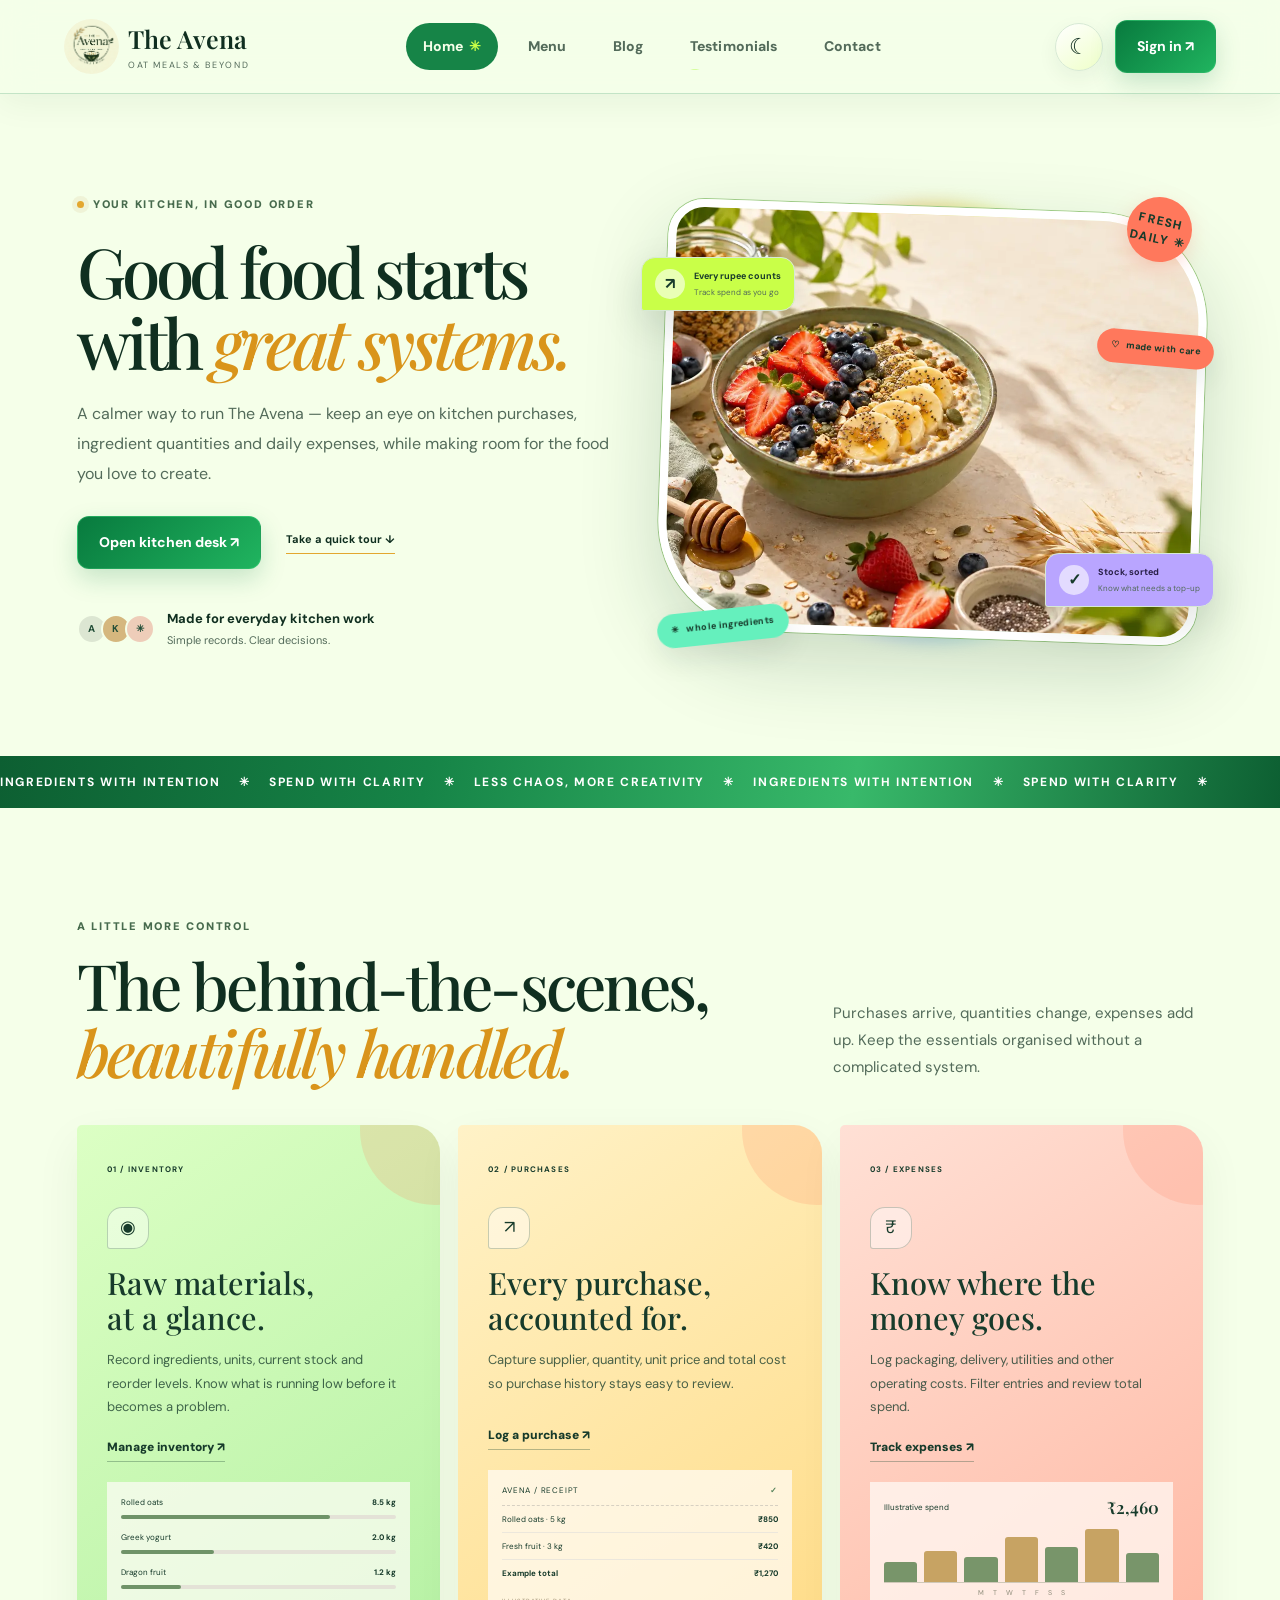
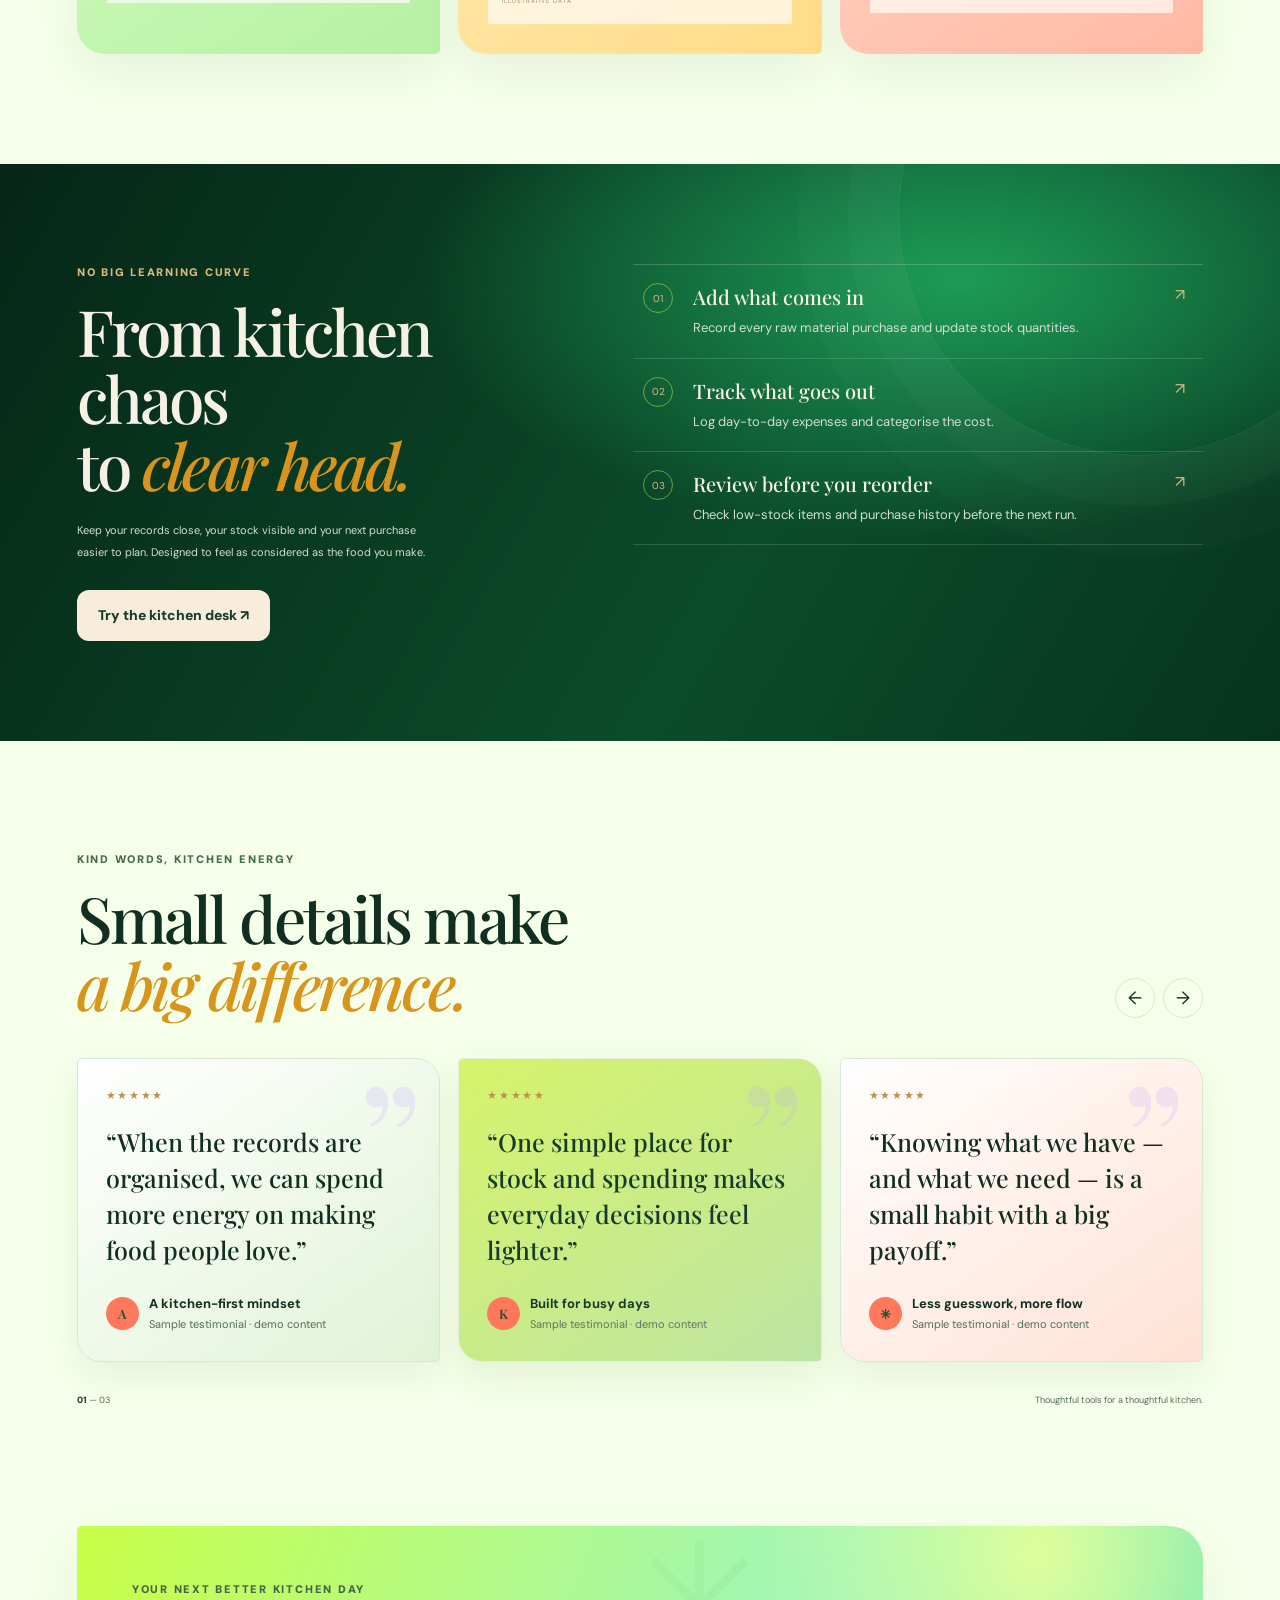
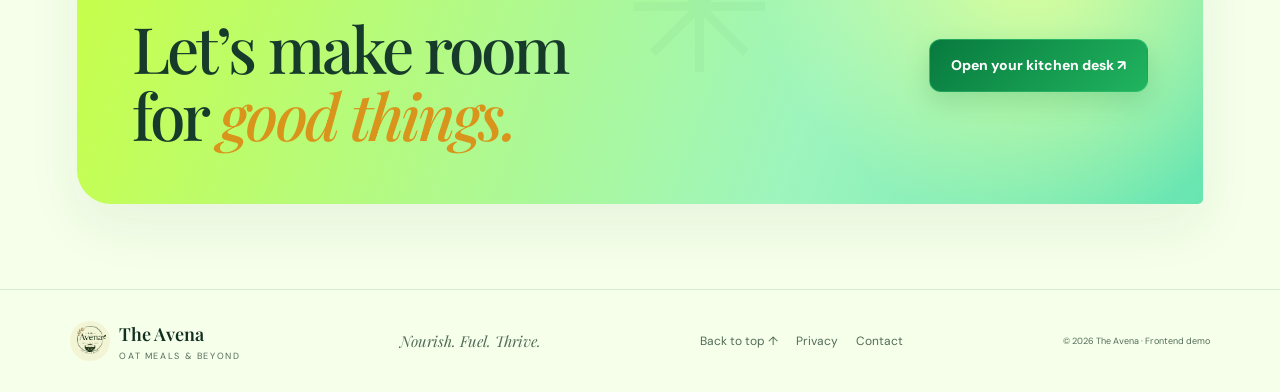
<file: index.html>
<!doctype html>
<html lang="en"><head><meta charset="utf-8"><meta name="viewport" content="width=device-width,initial-scale=1"><meta name="theme-color" content="#173b2b"><title>The Avena | Cloud Kitchen Desk</title><link rel="preload" as="image" href="assets/avena-logo.webp" type="image/webp"><link rel="stylesheet" href="styles.css"><script defer src="script.js"></script></head>
<body><div class="preloader" id="preloader"><div class="loader-ring"><img src="assets/avena-logo.webp" alt=""></div><b>THE AVENA</b><small>NOURISH. FUEL. THRIVE.</small></div>
<header class="site-header"><a class="brand" href="index.html"><img src="assets/avena-logo.webp" alt="The Avena"><span><b>The Avena</b><small>OAT MEALS &amp; BEYOND</small></span></a><nav id="nav"><a class="nav-home" href="index.html">Home <span>✳</span></a><a href="404.html">Menu</a><a href="404.html">Blog</a><a href="404.html">Testimonials</a><a href="404.html">Contact</a></nav><div class="head-actions"><button id="themeToggle" class="theme-toggle" aria-label="Switch theme">☾</button><button class="btn dark-btn" data-auth="user">Sign in ↗</button><button id="menuToggle" class="menu-toggle" aria-label="Open navigation" aria-expanded="false">☰</button></div></header>
<main><section class="hero wrap" id="home"><div class="hero-copy reveal"><div class="eyebrow"><i></i> YOUR KITCHEN, IN GOOD ORDER</div><h1>Good food starts<br>with <em>great systems.</em></h1><p>A calmer way to run The Avena — keep an eye on kitchen purchases, ingredient quantities and daily expenses, while making room for the food you love to create.</p><div class="hero-buttons"><button class="btn green-btn" data-auth="admin">Open kitchen desk ↗</button><a class="under-link" href="#workflow">Take a quick tour ↓</a></div><div class="proof"><div class="avatars"><span>A</span><span>K</span><span>✳</span></div><div><b>Made for everyday kitchen work</b><small>Simple records. Clear decisions.</small></div></div></div>
<div class="hero-art reveal"><div class="hero-glow"></div><img class="hero-photo" src="assets/hero-food.webp" alt="Freshly prepared oat bowl with berries, banana and seeds" width="1200" height="800" fetchpriority="high"><div class="orbit orbit-a"></div><div class="orbit orbit-b"></div><div class="floating f-left"><b>↗</b><span><strong>Every rupee counts</strong><small>Track spend as you go</small></span></div><div class="floating f-right"><b>✓</b><span><strong>Stock, sorted</strong><small>Know what needs a top-up</small></span></div><div class="bowl-card"><div class="card-top"><span>THE AVENA / DAILY RHYTHM</span><span>● DEMO</span></div><div class="bowl"><div class="steam">〰　〰</div><div class="oats"><i></i><i></i><i></i><i></i><i></i><i></i><i></i></div><div class="bowl-body">✳ &nbsp; AVENA &nbsp; ✳</div></div><div class="mini-stats"><div><small>Stock notes</small><b>In one place</b></div><div><small>Daily expenses</small><b>Easy to track</b></div></div></div><div class="stamp">FRESH<br>DAILY ✳</div><div class="ingredient-chip chip-one">✳ &nbsp; whole ingredients</div><div class="ingredient-chip chip-two">♡ &nbsp; made with care</div></div></section>
<div class="ticker"><div>INGREDIENTS WITH INTENTION　 ✳　 SPEND WITH CLARITY　 ✳　 LESS CHAOS, MORE CREATIVITY　 ✳　 INGREDIENTS WITH INTENTION　 ✳　 SPEND WITH CLARITY　 ✳</div></div>
<section class="section wrap" id="features"><div class="section-head reveal"><div><div class="eyebrow">A LITTLE MORE CONTROL</div><h2>The behind-the-scenes,<br><em>beautifully handled.</em></h2></div><p>Purchases arrive, quantities change, expenses add up. Keep the essentials organised without a complicated system.</p></div><div class="features">
<article class="feature feature-green reveal"><small>01 / INVENTORY</small><div class="feature-icon">◉</div><h3>Raw materials,<br>at a glance.</h3><p>Record ingredients, units, current stock and reorder levels. Know what is running low before it becomes a problem.</p><a href="#" data-auth="admin">Manage inventory ↗</a><div class="stock-demo"><div><span>Rolled oats</span><b>8.5 kg</b><i style="--w:76%"></i></div><div><span>Greek yogurt</span><b>2.0 kg</b><i style="--w:34%"></i></div><div><span>Dragon fruit</span><b>1.2 kg</b><i style="--w:22%"></i></div></div></article>
<article class="feature feature-cream reveal"><small>02 / PURCHASES</small><div class="feature-icon">↗</div><h3>Every purchase,<br>accounted for.</h3><p>Capture supplier, quantity, unit price and total cost so purchase history stays easy to review.</p><a href="#" data-auth="admin">Log a purchase ↗</a><div class="receipt"><div><span>AVENA / RECEIPT</span><b>✓</b></div><p><span>Rolled oats · 5 kg</span><b>₹850</b></p><p><span>Fresh fruit · 3 kg</span><b>₹420</b></p><p class="total"><span>Example total</span><b>₹1,270</b></p><small>ILLUSTRATIVE DATA</small></div></article>
<article class="feature feature-peach reveal"><small>03 / EXPENSES</small><div class="feature-icon">₹</div><h3>Know where the<br>money goes.</h3><p>Log packaging, delivery, utilities and other operating costs. Filter entries and review total spend.</p><a href="#" data-auth="admin">Track expenses ↗</a><div class="expense-demo"><div><span>Illustrative spend</span><b>₹2,460</b></div><section><i style="--h:36%"></i><i style="--h:57%"></i><i style="--h:45%"></i><i style="--h:82%"></i><i style="--h:64%"></i><i style="--h:95%"></i><i style="--h:52%"></i></section><small>M　 T　 W　 T　 F　 S　 S</small></div></article></div></section>
<section class="workflow" id="workflow"><div class="wrap workflow-inner"><div class="workflow-copy reveal"><div class="eyebrow">NO BIG LEARNING CURVE</div><h2>From kitchen chaos<br>to <em>clear head.</em></h2><p>Keep your records close, your stock visible and your next purchase easier to plan. Designed to feel as considered as the food you make.</p><button class="btn light-btn" data-auth="admin">Try the kitchen desk ↗</button></div><div class="steps"><article class="step reveal"><span>01</span><div><h3>Add what comes in</h3><p>Record every raw material purchase and update stock quantities.</p></div><b>↗</b></article><article class="step reveal"><span>02</span><div><h3>Track what goes out</h3><p>Log day-to-day expenses and categorise the cost.</p></div><b>↗</b></article><article class="step reveal"><span>03</span><div><h3>Review before you reorder</h3><p>Check low-stock items and purchase history before the next run.</p></div><b>↗</b></article></div></div></section>
<section class="section wrap testimonials" id="testimonials"><div class="section-head reveal"><div><div class="eyebrow">KIND WORDS, KITCHEN ENERGY</div><h2>Small details make<br><em>a big difference.</em></h2></div><div class="slider-controls"><button id="prevTest" aria-label="Previous testimonial">←</button><button id="nextTest" aria-label="Next testimonial">→</button></div></div><div class="testimonial-grid" id="testimonialGrid"><article class="testimonial reveal"><div class="stars">★★★★★</div><blockquote>“When the records are organised, we can spend more energy on making food people love.”</blockquote><div class="person"><i>A</i><span><b>A kitchen-first mindset</b><small>Sample testimonial · demo content</small></span></div></article><article class="testimonial featured reveal"><div class="stars">★★★★★</div><blockquote>“One simple place for stock and spending makes everyday decisions feel lighter.”</blockquote><div class="person"><i>K</i><span><b>Built for busy days</b><small>Sample testimonial · demo content</small></span></div></article><article class="testimonial reveal"><div class="stars">★★★★★</div><blockquote>“Knowing what we have — and what we need — is a small habit with a big payoff.”</blockquote><div class="person"><i>✳</i><span><b>Less guesswork, more flow</b><small>Sample testimonial · demo content</small></span></div></article></div><div class="testimonial-foot"><span><b>01</b> — 03</span><p>Thoughtful tools for a thoughtful kitchen.</p></div></section>
<section class="wrap cta-wrap reveal"><div class="cta"><div><div class="eyebrow">YOUR NEXT BETTER KITCHEN DAY</div><h2>Let’s make room<br>for <em>good things.</em></h2></div><button class="btn dark-btn" data-auth="admin">Open your kitchen desk ↗</button><span class="cta-flower">✳</span></div></section></main>
<footer><a class="brand" href="index.html"><img src="assets/avena-logo.webp" alt=""><span><b>The Avena</b><small>OAT MEALS &amp; BEYOND</small></span></a><p>Nourish. Fuel. Thrive.</p><div><a href="#home">Back to top ↑</a><a href="404.html">Privacy</a><a href="404.html">Contact</a></div><small>© <span id="year"></span> The Avena · Frontend demo</small></footer>
<div class="modal-backdrop" id="authModal" aria-hidden="true"><section class="auth-modal" role="dialog" aria-modal="true" aria-labelledby="authTitle"><button id="closeAuth" class="close-modal" aria-label="Close">×</button><div class="auth-brand"><img src="assets/avena-logo.webp" alt=""><span>THE AVENA<small>KITCHEN DESK</small></span></div><div class="auth-tabs"><button class="auth-tab active" data-mode="login">Sign in</button><button class="auth-tab" data-mode="signup">Create account</button></div><div class="role-picker"><button class="role active" data-role="user"><b>◉ &nbsp; User</b><small>Browse the kitchen site</small></button><button class="role" data-role="admin"><b>✳ &nbsp; Admin</b><small>Manage kitchen records</small></button></div><h2 id="authTitle">Welcome back.</h2><p id="authIntro">Sign in to continue to The Avena.</p><form id="authForm"><label id="nameWrap" class="hidden">Full name<input id="authName" autocomplete="name" placeholder="Your name"></label><label>Email address<input id="authEmail" type="email" required autocomplete="email" placeholder="you@example.com"></label><label>Password<input id="authPassword" type="password" required minlength="4" autocomplete="current-password" placeholder="Enter password"></label><label id="adminCodeWrap" class="hidden">Demo admin code<input id="adminCode" type="password" placeholder="Demo code"></label><button class="btn green-btn auth-submit" id="authSubmit">Sign in ↗</button><p id="authMessage" role="status"></p></form><small class="auth-note">Frontend demo only. Don't enter real or sensitive passwords. Records stay in this browser.</small></section></div><div class="toast" id="toast"></div></body></html>
</file>
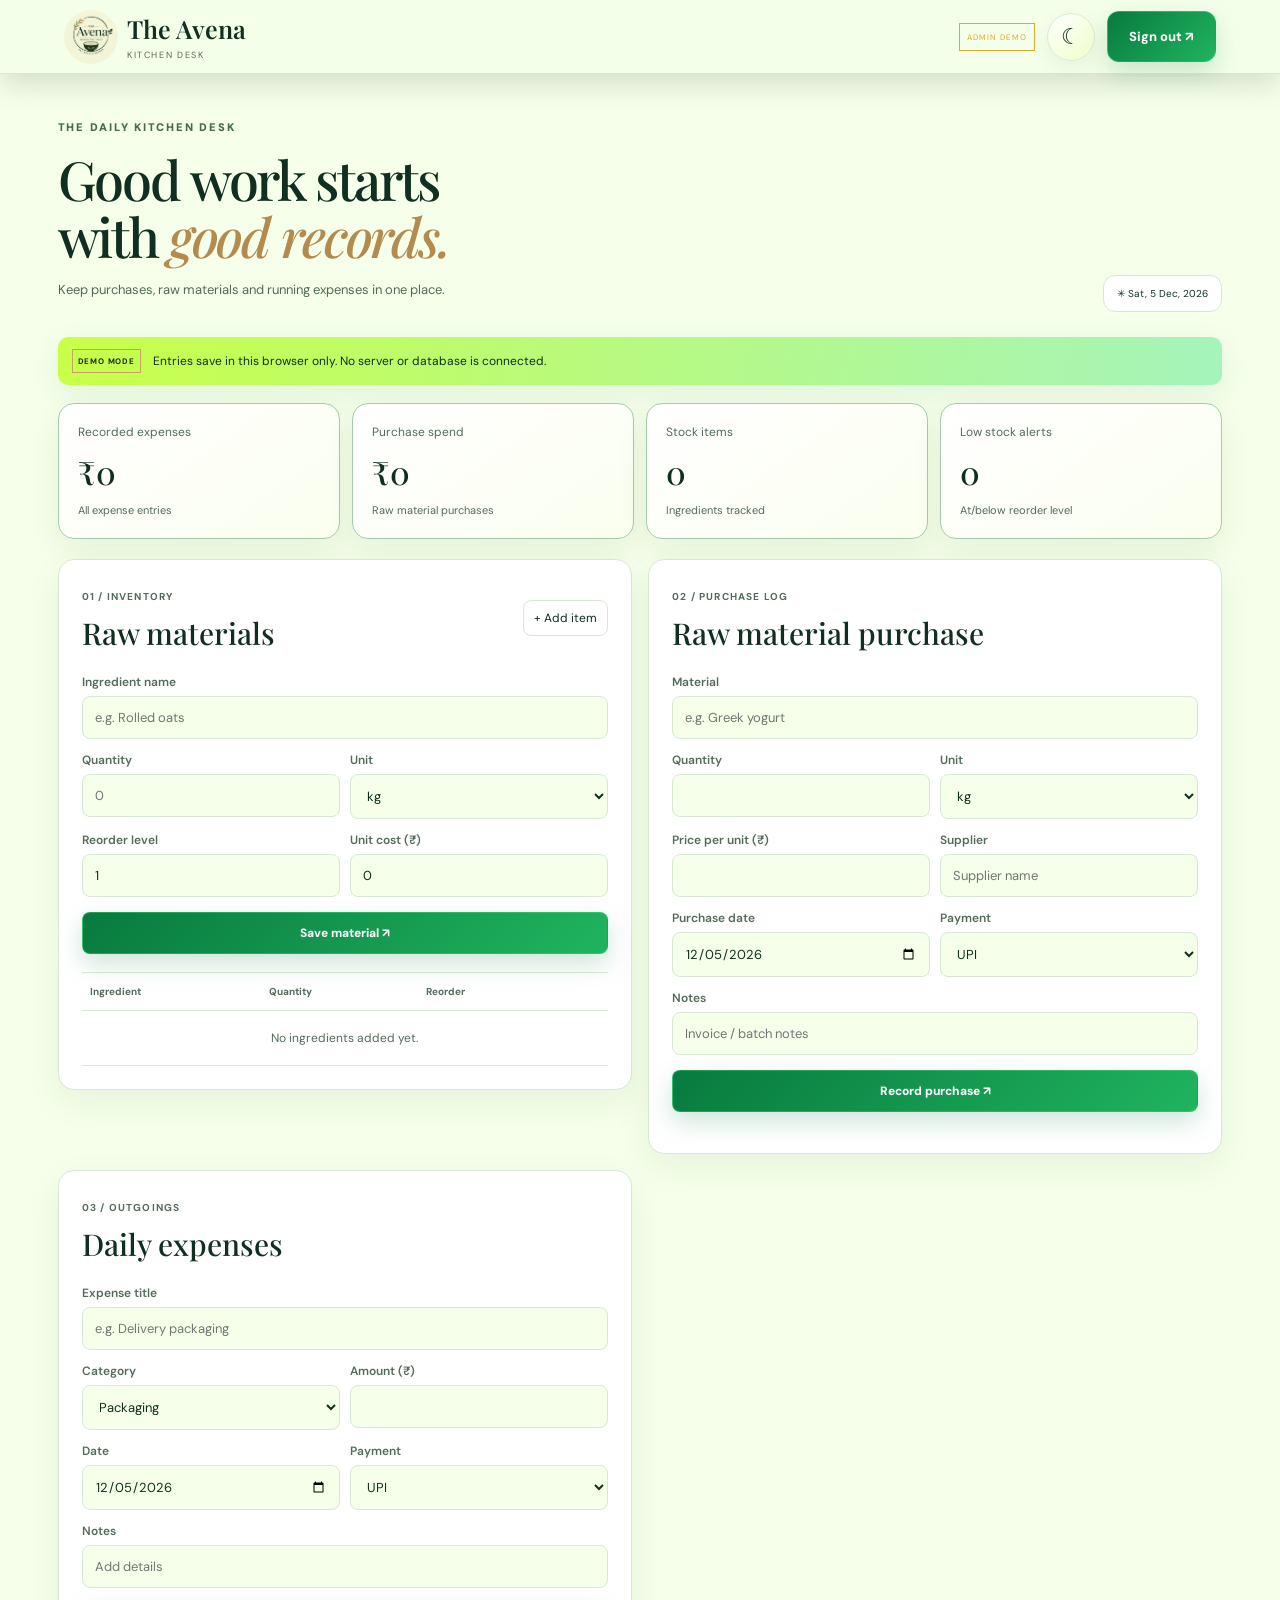
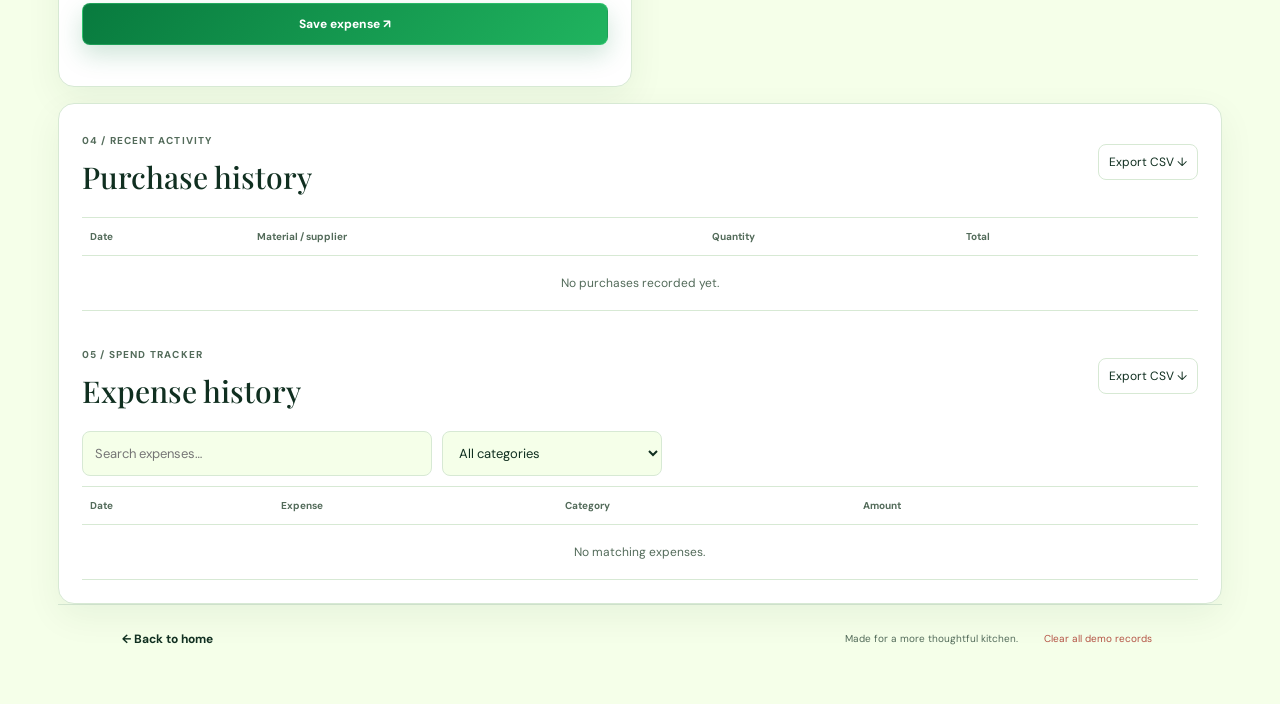
<file: admin.html>
<!doctype html><html lang="en"><head><meta charset="utf-8"><meta name="viewport" content="width=device-width,initial-scale=1"><title>Kitchen Desk | The Avena</title><link rel="stylesheet" href="styles.css"><link rel="stylesheet" href="admin.css"><script defer src="admin.js"></script></head><body class="admin-page"><header class="admin-header"><a class="brand" href="index.html"><img src="assets/avena-logo.webp" alt=""><span><b>The Avena</b><small>KITCHEN DESK</small></span></a><div class="admin-head-actions"><span>ADMIN DEMO</span><button id="themeToggle" class="theme-toggle" aria-label="Switch theme">☾</button><button class="btn dark-btn" id="logout">Sign out ↗</button></div></header><main class="admin-shell"><div class="welcome"><div><div class="eyebrow">THE DAILY KITCHEN DESK</div><h1>Good work starts<br>with <em>good records.</em></h1><p>Keep purchases, raw materials and running expenses in one place.</p></div><div class="today">✳ <span id="today"></span></div></div><div class="demo-banner"><b>DEMO MODE</b><span>Entries save in this browser only. No server or database is connected.</span></div><div class="stats"><article><small>Recorded expenses</small><b id="sumExpenses">₹0</b><span>All expense entries</span></article><article><small>Purchase spend</small><b id="sumPurchases">₹0</b><span>Raw material purchases</span></article><article><small>Stock items</small><b id="stockCount">0</b><span>Ingredients tracked</span></article><article><small>Low stock alerts</small><b id="lowCount">0</b><span>At/below reorder level</span></article></div><div class="admin-grid">
<article class="panel"><div class="panel-head"><div><small>01 / INVENTORY</small><h2>Raw materials</h2></div><button class="small-btn" id="focusStock">+ Add item</button></div><form id="stockForm"><label>Ingredient name<input id="sName" required placeholder="e.g. Rolled oats"></label><div class="pair"><label>Quantity<input id="sQty" type="number" min="0" step=".01" required placeholder="0"></label><label>Unit<select id="sUnit"><option>kg</option><option>g</option><option>L</option><option>ml</option><option>pcs</option><option>pack</option></select></label></div><div class="pair"><label>Reorder level<input id="sReorder" type="number" min="0" step=".01" value="1" required></label><label>Unit cost (₹)<input id="sCost" type="number" min="0" step=".01" value="0" required></label></div><button class="btn green-btn submit-btn">Save material ↗</button></form><div class="table-wrap"><table><thead><tr><th>Ingredient</th><th>Quantity</th><th>Reorder</th><th></th></tr></thead><tbody id="stockRows"></tbody></table></div></article>
<article class="panel"><div class="panel-head"><div><small>02 / PURCHASE LOG</small><h2>Raw material purchase</h2></div></div><form id="purchaseForm"><label>Material<input id="pName" required placeholder="e.g. Greek yogurt"></label><div class="pair"><label>Quantity<input id="pQty" type="number" min=".01" step=".01" required></label><label>Unit<select id="pUnit"><option>kg</option><option>g</option><option>L</option><option>ml</option><option>pcs</option><option>pack</option></select></label></div><div class="pair"><label>Price per unit (₹)<input id="pPrice" type="number" min="0" step=".01" required></label><label>Supplier<input id="pSupplier" placeholder="Supplier name"></label></div><div class="pair"><label>Purchase date<input id="pDate" type="date" required></label><label>Payment<select id="pPayment"><option>UPI</option><option>Cash</option><option>Card</option><option>Bank transfer</option><option>Credit</option></select></label></div><label>Notes<input id="pNotes" placeholder="Invoice / batch notes"></label><button class="btn green-btn submit-btn">Record purchase ↗</button></form></article>
<article class="panel"><div class="panel-head"><div><small>03 / OUTGOINGS</small><h2>Daily expenses</h2></div></div><form id="expenseForm"><label>Expense title<input id="eTitle" required placeholder="e.g. Delivery packaging"></label><div class="pair"><label>Category<select id="eCategory"><option>Packaging</option><option>Delivery</option><option>Utilities</option><option>Rent</option><option>Equipment</option><option>Transport</option><option>Marketing</option><option>Other</option></select></label><label>Amount (₹)<input id="eAmount" type="number" min=".01" step=".01" required></label></div><div class="pair"><label>Date<input id="eDate" type="date" required></label><label>Payment<select id="ePayment"><option>UPI</option><option>Cash</option><option>Card</option><option>Bank transfer</option><option>Credit</option></select></label></div><label>Notes<input id="eNotes" placeholder="Add details"></label><button class="btn green-btn submit-btn">Save expense ↗</button></form></article>
<article class="panel records"><div class="panel-head"><div><small>04 / RECENT ACTIVITY</small><h2>Purchase history</h2></div><button class="small-btn" id="csvPurchases">Export CSV ↓</button></div><div class="table-wrap"><table><thead><tr><th>Date</th><th>Material / supplier</th><th>Quantity</th><th>Total</th><th></th></tr></thead><tbody id="purchaseRows"></tbody></table></div><div class="panel-head expense-head"><div><small>05 / SPEND TRACKER</small><h2>Expense history</h2></div><button class="small-btn" id="csvExpenses">Export CSV ↓</button></div><div class="filters"><input id="searchExpenses" placeholder="Search expenses…"><select id="filterCategory"><option value="all">All categories</option><option>Packaging</option><option>Delivery</option><option>Utilities</option><option>Rent</option><option>Equipment</option><option>Transport</option><option>Marketing</option><option>Other</option></select></div><div class="table-wrap"><table><thead><tr><th>Date</th><th>Expense</th><th>Category</th><th>Amount</th><th></th></tr></thead><tbody id="expenseRows"></tbody></table></div></article></div><footer class="admin-footer"><a href="index.html">← Back to home</a><span>Made for a more thoughtful kitchen.</span><button id="clearData">Clear all demo records</button></footer></main><div class="toast" id="toast"></div></body></html>
</file>
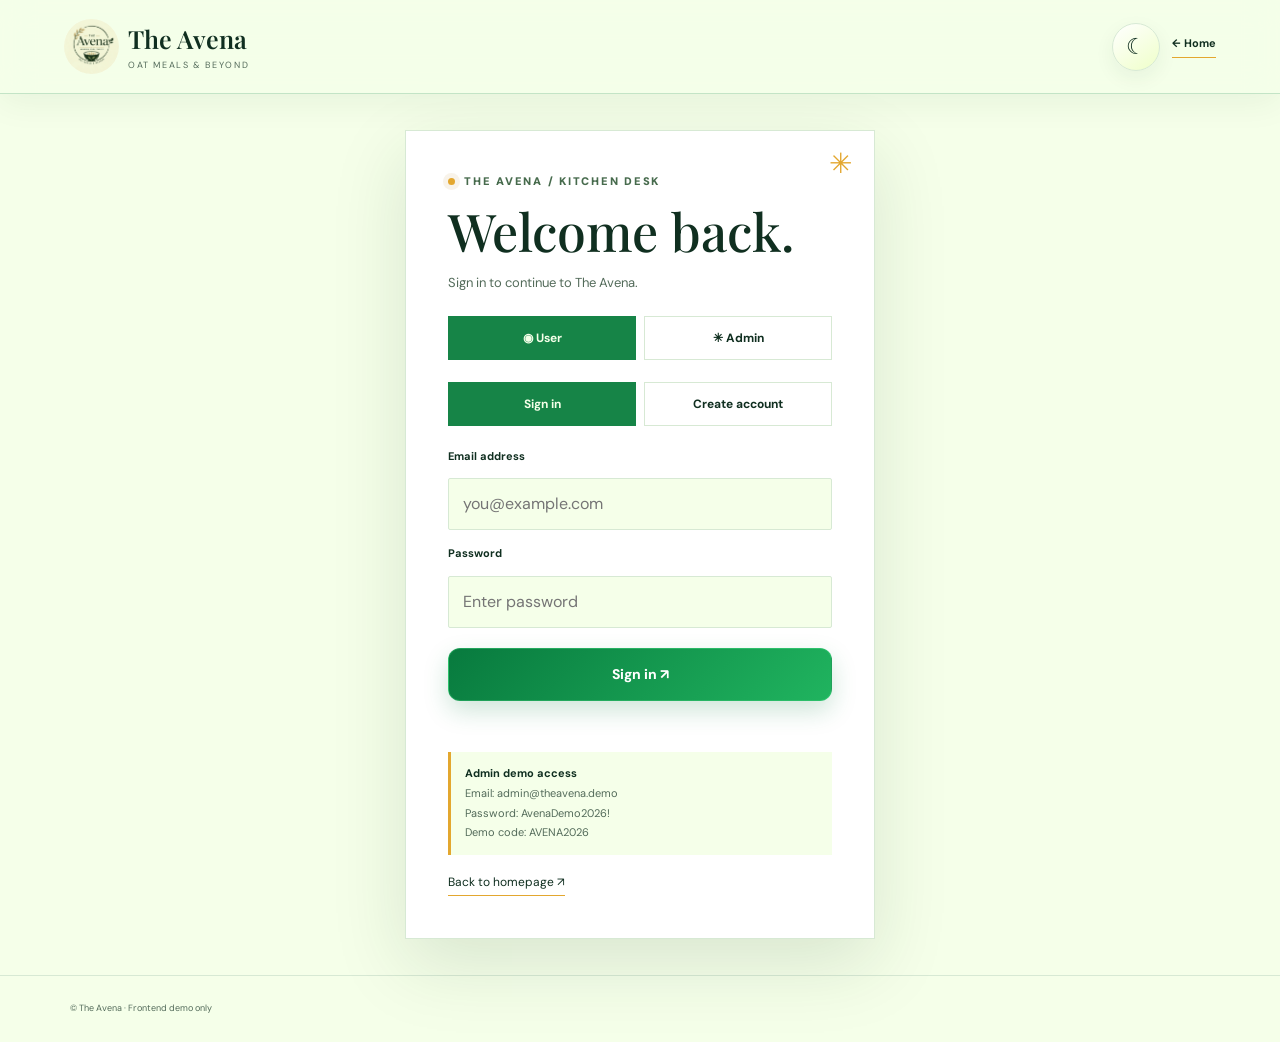
<file: login.html>
<!doctype html>
<html lang="en"><head><meta charset="utf-8"><meta name="viewport" content="width=device-width,initial-scale=1"><meta name="theme-color" content="#173b2b"><title>Sign in | The Avena</title><link rel="stylesheet" href="styles.css"><style>
.auth-page{min-height:calc(100vh - 82px);display:grid;place-items:center;padding:36px 18px}.login-card{width:min(100%,470px);padding:clamp(24px,5vw,42px);background:var(--paper);border:1px solid var(--line);box-shadow:var(--shadow);position:relative}.login-card:before{content:'✳';position:absolute;right:22px;top:12px;color:var(--gold);font-size:28px;animation:spin 14s linear infinite}.login-card .eyebrow{margin-bottom:14px}.login-card h1{font:500 clamp(36px,7vw,52px)/1.04 'Playfair Display',serif;margin:0 0 12px}.login-card p{color:var(--muted);font-size:13px;line-height:1.8}.login-tabs,.role-tabs{display:grid;grid-template-columns:1fr 1fr;gap:8px;margin:22px 0}.login-tabs button,.role-tabs button{padding:12px;border:1px solid var(--line);background:transparent;color:var(--ink);font-weight:700;font-size:12px}.login-tabs button.active,.role-tabs button.active{background:var(--green);color:var(--bg);border-color:var(--green)}.login-card label{display:block;font-size:11px;font-weight:700;margin:15px 0 7px}.login-card input{width:100%;padding:13px 14px;background:var(--bg);color:var(--ink);border:1px solid var(--line);margin-top:7px;border-radius:2px}.login-card input:focus{outline:2px solid var(--gold);outline-offset:1px}.login-card .btn{width:100%;margin-top:20px}.login-message{min-height:20px;margin-top:13px!important;font-size:12px!important}.login-message.error{color:#b53d31}.login-message.success{color:#387849}.demo-credentials{background:var(--bg);border-left:3px solid var(--gold);padding:12px 14px;margin-top:18px;font-size:11px;color:var(--muted);line-height:1.8}.demo-credentials b{color:var(--ink)}.back-home{display:inline-block;margin-top:18px;font-size:12px;border-bottom:1px solid var(--gold);padding-bottom:4px}.hide{display:none!important}@media(max-width:520px){.auth-page{padding:22px 14px}.login-card{padding:26px 20px}}
</style></head><body><header class="site-header"><a class="brand" href="index.html"><img src="assets/avena-logo.webp" alt="The Avena"><span><b>The Avena</b><small>OAT MEALS &amp; BEYOND</small></span></a><div class="head-actions"><button id="themeToggle" class="theme-toggle" aria-label="Switch theme">☾</button><a class="under-link" href="index.html">← Home</a></div></header>
<main class="auth-page"><section class="login-card"><div class="eyebrow"><i></i> THE AVENA / KITCHEN DESK</div><h1 id="title">Welcome back.</h1><p id="intro">Sign in to continue to The Avena.</p><div class="role-tabs"><button type="button" class="active" data-role="user">◉ User</button><button type="button" data-role="admin">✳ Admin</button></div><div class="login-tabs"><button type="button" class="active" data-mode="login">Sign in</button><button type="button" data-mode="signup">Create account</button></div><form id="loginForm"><div id="nameWrap" class="hide"><label for="name">Full name</label><input id="name" autocomplete="name" placeholder="Your name"></div><label for="email">Email address</label><input id="email" type="email" required autocomplete="email" placeholder="you@example.com"><label for="password">Password</label><input id="password" type="password" required minlength="4" autocomplete="current-password" placeholder="Enter password"><div id="codeWrap" class="hide"><label for="adminCode">Demo admin code</label><input id="adminCode" type="password" placeholder="Enter demo code"></div><button class="btn green-btn" id="submitBtn" type="submit">Sign in ↗</button><p id="message" class="login-message" role="status" aria-live="polite"></p></form><div id="demoCredentials" class="demo-credentials"><b>Admin demo access</b><br>Email: admin@theavena.demo<br>Password: AvenaDemo2026!<br>Demo code: AVENA2026</div><a class="back-home" href="index.html">Back to homepage ↗</a></section></main><footer><small>© The Avena · Frontend demo only</small></footer>
<script>
(()=>{const $=id=>document.getElementById(id);let mode='login',role='user';const readUsers=()=>{try{const v=JSON.parse(localStorage.getItem('avena-demo-users')||'[]');return Array.isArray(v)?v:[]}catch(e){return []}};function say(text,type='error'){$('message').textContent=text;$('message').className='login-message '+type}function setMode(v){mode=v;document.querySelectorAll('[data-mode]').forEach(b=>b.classList.toggle('active',b.dataset.mode===v));$('nameWrap').classList.toggle('hide',v!=='signup');$('name').required=v==='signup';$('title').textContent=v==='signup'?'Create your account.':'Welcome back.';$('intro').textContent=v==='signup'?'Create a local demo account to continue.':role==='admin'?'Sign in to manage kitchen records.':'Sign in to continue to The Avena.';$('submitBtn').textContent=v==='signup'?'Create account ↗':'Sign in ↗';$('demoCredentials').classList.toggle('hide',v==='signup'&&role==='user');$('message').textContent='';$('message').className='login-message'}function setRole(v){role=v;document.querySelectorAll('[data-role]').forEach(b=>b.classList.toggle('active',b.dataset.role===v));$('codeWrap').classList.toggle('hide',v!=='admin');$('adminCode').required=v==='admin';$('intro').textContent=role==='admin'?'Sign in to manage kitchen records.':mode==='signup'?'Create a local demo account to continue.':'Sign in to continue to The Avena.';setMode(mode)}document.querySelectorAll('[data-mode]').forEach(b=>b.addEventListener('click',()=>{if(b.dataset.mode==='signup'&&role==='admin'){say('Admin account creation is disabled. Use the demo admin credentials.');return}setMode(b.dataset.mode)}));document.querySelectorAll('[data-role]').forEach(b=>b.addEventListener('click',()=>setRole(b.dataset.role)));$('loginForm').addEventListener('submit',e=>{e.preventDefault();const email=$('email').value.trim().toLowerCase(),password=$('password').value;if(mode==='signup'){if(role==='admin'){say('Admin account creation is disabled.');return}const name=$('name').value.trim();if(!name){say('Enter your name.');return}let users=readUsers();if(users.some(u=>u.email===email&&u.role==='user')){say('An account already exists. Please sign in.');return}users.push({name,email,password,role:'user'});try{localStorage.setItem('avena-demo-users',JSON.stringify(users))}catch(err){say('Browser storage is unavailable.');return}say('Account created. You can now sign in.','success');setMode('login');$('email').value=email;return}if(role==='admin'){if(email!=='admin@theavena.demo'||password!=='AvenaDemo2026!'||$('adminCode').value!=='AVENA2026'){say('Admin details do not match. Use the demo credentials shown below.');return}sessionStorage.setItem('avena-session',JSON.stringify({name:'Kitchen Admin',email,role:'admin'}));location.href='admin.html';return}const user=readUsers().find(u=>u.email===email&&u.password===password&&u.role==='user');if(!user){say('No matching account. Create an account first.');return}sessionStorage.setItem('avena-session',JSON.stringify({name:user.name,email,role:'user'}));say('Signed in successfully. Welcome, '+user.name+'.','success');setTimeout(()=>location.href='index.html',650)});let t='light';try{t=localStorage.getItem('avena-theme')||'light'}catch(e){}function theme(v){document.body.classList.toggle('dark',v==='dark');$('themeToggle').textContent=v==='dark'?'☀':'☾';try{localStorage.setItem('avena-theme',v)}catch(e){}}theme(t);$('themeToggle').addEventListener('click',()=>theme(document.body.classList.contains('dark')?'light':'dark'));})();
</script></body></html>
</file>
<file: styles.css>
@import url('https://fonts.googleapis.com/css2?family=DM+Sans:wght@400;500;600;700&family=Playfair+Display:ital,wght@0,500;0,600;1,500&display=swap');
:root{--bg:#fbf7ef;--paper:#fffdf8;--ink:#183a2b;--muted:#6e786d;--green:#214d37;--gold:#c7a363;--line:#e5e0d4;--shadow:0 24px 70px #1b3d2914;--header:rgba(251,247,239,.9)}*{box-sizing:border-box}html{scroll-behavior:smooth;scroll-padding-top:90px}body{margin:0;background:var(--bg);color:var(--ink);font-family:'DM Sans',sans-serif;line-height:1.5;overflow-x:hidden;transition:background .3s,color .3s}body.dark{--bg:#12271d;--paper:#1a3326;--ink:#f7f1e5;--muted:#b3c1b5;--green:#c5ddbd;--gold:#d8ba80;--line:#2c4737;--shadow:0 24px 70px #0003;--header:rgba(18,39,29,.92);color-scheme:dark}a{color:inherit;text-decoration:none}button,input,select{font:inherit}button{cursor:pointer}button:focus-visible,a:focus-visible,input:focus-visible,select:focus-visible{outline:3px solid var(--gold);outline-offset:3px}.wrap{width:min(1180px,88%);margin:auto}.preloader{position:fixed;inset:0;background:#fbf7ef;color:#183a2b;z-index:1000;display:flex;flex-direction:column;align-items:center;justify-content:center;gap:8px;transition:opacity .5s,visibility .5s}.preloader.done{opacity:0;visibility:hidden}.loader-ring{width:88px;height:88px;border:2px solid transparent;border-top-color:#c7a363;border-right-color:#214d37;border-radius:50%;display:grid;place-items:center;animation:spin 1.2s linear infinite}.loader-ring img{width:65px;height:65px;object-fit:contain;animation:counterspin 1.2s linear infinite;mix-blend-mode:multiply}.preloader>b{letter-spacing:.22em;margin-top:10px}.preloader>small{font-size:9px;letter-spacing:.18em}.site-header{height:82px;padding:0 5.5%;display:flex;align-items:center;justify-content:space-between;gap:20px;position:sticky;top:0;z-index:50;background:var(--header);backdrop-filter:blur(16px);border-bottom:1px solid var(--line)}.brand{display:flex;align-items:center;gap:9px;flex-shrink:0}.brand img{width:48px;height:48px;object-fit:contain;mix-blend-mode:multiply;border-radius:50%}.dark .brand img{mix-blend-mode:normal}.brand span{display:flex;flex-direction:column;line-height:1.15}.brand b{font:600 22px 'Playfair Display',serif}.brand small{font-size:8px;letter-spacing:.16em;color:var(--muted);margin-top:5px}.site-header nav{display:flex;align-items:center;gap:clamp(15px,2.5vw,34px)}.site-header nav a{font-size:11px;font-weight:600;color:var(--muted)}.site-header nav a:hover{color:var(--gold)}.head-actions{display:flex;align-items:center;gap:10px}.theme-toggle{height:39px;width:39px;border-radius:50%;border:1px solid var(--line);background:var(--paper);color:var(--ink);font-size:19px;transition:transform .25s}.theme-toggle:hover{transform:rotate(25deg)}.btn{border:0;border-radius:4px;padding:13px 19px;display:inline-flex;align-items:center;justify-content:center;gap:18px;font-size:11px;font-weight:700;transition:transform .25s,box-shadow .25s}.btn:hover{transform:translateY(-3px);box-shadow:0 12px 25px #173b2b22}.dark-btn{background:var(--ink);color:var(--bg)}.green-btn{background:#214d37;color:#fffdf8}.light-btn{background:#f7edda;color:#173b2b}.menu-toggle{display:none;border:1px solid var(--line);background:var(--paper);color:var(--ink);border-radius:50%;height:38px;width:38px}.hero{min-height:620px;padding:65px 0 78px;display:grid;grid-template-columns:1fr 1fr;align-items:center;gap:40px}.eyebrow{font-size:9px;font-weight:700;letter-spacing:.18em;color:#476b4d;display:flex;align-items:center;gap:9px}.dark .eyebrow{color:#c1d9b7}.eyebrow i{width:7px;height:7px;background:var(--gold);border-radius:50%;box-shadow:0 0 0 5px #c7a36322}.hero h1,.section-head h2,.workflow h2,.cta h2{font:500 clamp(43px,5.2vw,70px)/1.06 'Playfair Display',serif;letter-spacing:-.045em;margin:23px 0}.hero h1 em,.section-head h2 em,.workflow h2 em,.cta h2 em{color:#b38b4e;font-weight:500}.hero-copy>p{max-width:470px;font-size:13px;line-height:1.95;color:var(--muted)}.hero-buttons{display:flex;align-items:center;gap:25px;margin-top:28px;flex-wrap:wrap}.under-link{font-size:11px;font-weight:700;border-bottom:1px solid var(--gold);padding-bottom:5px}.proof{display:flex;align-items:center;gap:12px;margin-top:40px}.avatars{display:flex}.avatars span{width:30px;height:30px;border-radius:50%;display:grid;place-items:center;background:#dce6d2;color:#214d37;border:2px solid var(--bg);margin-left:-6px;font-size:10px;font-weight:700}.avatars span:first-child{margin-left:0}.avatars span:nth-child(2){background:#d5b77e}.avatars span:last-child{background:#eecdb9}.proof b,.proof small{display:block}.proof b{font-size:10px}.proof small{font-size:9px;color:var(--muted);margin-top:3px}.hero-art{height:460px;position:relative;display:grid;place-items:center}.orbit{position:absolute;border:1px solid #c7a36366;border-radius:50%}.orbit-a{width:390px;height:390px;transform:rotate(-24deg)}.orbit-b{width:460px;height:300px;border-style:dashed;transform:rotate(35deg)}.bowl-card{position:relative;z-index:2;width:min(350px,83%);padding:18px 20px 21px;background:var(--paper);border:1px solid var(--line);box-shadow:var(--shadow);transform:rotate(-3deg);animation:float 6s ease-in-out infinite}.card-top{display:flex;justify-content:space-between;gap:8px;font-size:7px;letter-spacing:.1em;color:var(--muted)}.card-top span:last-child{color:#63885d}.bowl{height:245px;display:flex;align-items:center;justify-content:flex-end;flex-direction:column;position:relative;padding-bottom:5px}.steam{position:absolute;top:20px;color:#c7a363;font-size:25px;letter-spacing:10px;opacity:.7}.oats{width:225px;height:66px;border-radius:50%;background:#e7d5ad;border:9px solid #214d37;display:flex;align-items:center;justify-content:center;gap:7px;position:relative;z-index:2;transform:translateY(14px)}.oats i{width:19px;height:10px;border-radius:50%;background:#fbf3dc;border:2px solid #b9985c;transform:rotate(-20deg)}.oats i:nth-child(even){transform:rotate(20deg)}.bowl-body{height:87px;width:207px;background:#214d37;color:#f8edcf;display:grid;place-items:center;font:600 11px 'Playfair Display',serif;letter-spacing:.18em;clip-path:polygon(0 0,100% 0,89% 78%,72% 100%,28% 100%,11% 78%)}.mini-stats{display:grid;grid-template-columns:1fr 1fr;gap:12px;border-top:1px solid var(--line);padding-top:12px;margin-top:13px}.mini-stats small,.mini-stats b{display:block}.mini-stats small{font-size:9px;color:var(--muted)}.mini-stats b{font-size:10px;margin-top:3px}.floating{position:absolute;z-index:3;display:flex;align-items:center;gap:9px;padding:11px 13px;background:var(--paper);border:1px solid var(--line);box-shadow:var(--shadow);animation:float 5s ease-in-out infinite}.floating>b{width:30px;height:30px;display:grid;place-items:center;border-radius:50%;background:#e5ebdd;color:#214d37}.floating strong,.floating small{display:block}.floating strong{font-size:9px}.floating small{font-size:8px;color:var(--muted);margin-top:3px}.f-left{left:-4px;top:72px}.f-right{right:-4px;bottom:65px;animation-delay:-2s}.stamp{position:absolute;right:8%;top:25px;width:65px;height:65px;border:1px solid var(--gold);border-radius:50%;display:grid;place-items:center;text-align:center;font-size:8px;letter-spacing:.12em;transform:rotate(12deg)}.ticker{overflow:hidden;background:#214d37;color:#f8edcf;padding:17px 0;white-space:nowrap}.ticker>div{font-size:9px;font-weight:700;letter-spacing:.17em;min-width:max-content;animation:ticker 28s linear infinite}.section{padding:105px 0}.section-head{display:flex;align-items:flex-end;justify-content:space-between;gap:35px;margin-bottom:40px}.section-head h2,.workflow h2,.cta h2{font-size:clamp(37px,4.2vw,55px);margin:16px 0 0}.section-head>p{max-width:370px;color:var(--muted);font-size:12px;line-height:1.9;margin:0 0 4px}.features{display:grid;grid-template-columns:repeat(3,1fr);gap:16px}.feature{min-height:455px;padding:25px 23px;overflow:hidden;transition:transform .35s,box-shadow .35s;color:#173b2b}.feature:hover{transform:translateY(-7px);box-shadow:var(--shadow)}.feature>small:first-child{font-size:8px;font-weight:700;letter-spacing:.15em}.feature-green{background:#e5ebdd}.feature-cream{background:#f3ead8}.feature-peach{background:#f2ded0}.feature-icon{height:42px;width:42px;border:1px solid #214d3740;border-radius:50%;display:grid;place-items:center;margin-top:28px;font-size:18px}.feature h3{font:500 27px/1.13 'Playfair Display',serif;margin:17px 0 10px}.feature>p{font-size:10px;line-height:1.9;opacity:.78;min-height:58px}.feature>a{font-size:9px;font-weight:700;display:inline-block;border-bottom:1px solid #214d3755;padding-bottom:5px;margin-top:7px}.stock-demo,.receipt,.expense-demo{background:#fffdf8b5;padding:14px;margin-top:20px}.stock-demo>div{display:grid;grid-template-columns:1fr auto;gap:7px;font-size:8px;margin-bottom:12px}.stock-demo>div:last-child{margin:0}.stock-demo b{font-size:8px}.stock-demo i{grid-column:1/3;height:4px;background:#e4e2d7;border-radius:3px;position:relative}.stock-demo i:after{content:'';position:absolute;left:0;top:0;bottom:0;width:var(--w);background:#6f9368;border-radius:3px}.receipt>div:first-child{display:flex;justify-content:space-between;font-size:8px;letter-spacing:.1em;border-bottom:1px dashed #d7d0c2;padding-bottom:9px}.receipt>div b{color:#54815a}.receipt p{display:flex;justify-content:space-between;font-size:8px;padding:7px 0;border-bottom:1px solid #ece7dc;margin:0}.receipt p b{font-size:8px}.receipt p.total{font-weight:700;border:0}.receipt>small{font-size:6px;letter-spacing:.15em;color:#9c8d71}.expense-demo>div{display:flex;justify-content:space-between;align-items:center;font-size:8px}.expense-demo>div b{font:600 17px 'Playfair Display',serif}.expense-demo section{height:65px;display:flex;align-items:flex-end;gap:7px;padding:8px 0 0;border-bottom:1px solid #cfc8b8}.expense-demo section i{flex:1;height:var(--h);background:#78956a;border-radius:3px 3px 0 0;animation:grow .8s both}.expense-demo section i:nth-child(even){background:#c7a363}.expense-demo>small{font-size:7px;display:block;text-align:center;padding-top:5px;color:#8e8c7a}.workflow{background:#214d37;color:#f7f1e5;overflow:hidden;position:relative}.workflow:before{content:'';position:absolute;width:480px;height:480px;border:1px solid #ffffff16;border-radius:50%;right:-100px;top:-190px;box-shadow:0 0 0 50px #ffffff05,0 0 0 100px #ffffff04}.workflow-inner{padding:100px 0;display:grid;grid-template-columns:.9fr 1.1fr;gap:90px;position:relative}.workflow .eyebrow{color:#d8ba80}.workflow h2 em{color:#d8ba80}.workflow-copy>p{max-width:370px;color:#d3dfd2;font-size:11px;line-height:1.95;margin:22px 0 27px}.steps{border-top:1px solid #ffffff30}.step{display:grid;grid-template-columns:35px 1fr 18px;gap:15px;padding:23px 0;border-bottom:1px solid #ffffff30}.step>span{font-size:10px;color:#d8ba80}.step h3{font:500 20px 'Playfair Display',serif;margin:0 0 6px}.step p{font-size:10px;line-height:1.8;color:#d3dfd2;margin:0}.step>b{color:#d8ba80;font-weight:400}.slider-controls{display:flex;gap:8px}.slider-controls button{height:40px;width:40px;border:1px solid var(--line);border-radius:50%;background:transparent;color:var(--ink);font-size:18px}.slider-controls button:hover{background:var(--green);color:var(--bg)}.testimonial-grid{display:grid;grid-template-columns:repeat(3,1fr);gap:15px}.testimonial{padding:25px 22px;background:var(--paper);border:1px solid var(--line);min-height:235px;display:flex;flex-direction:column;transition:transform .3s}.testimonial:hover{transform:translateY(-5px)}.testimonial.featured{background:#e5ebdd;color:#173b2b;border-color:#e5ebdd}.stars{color:#bc914d;letter-spacing:.15em;font-size:11px}.testimonial blockquote{font:500 19px/1.45 'Playfair Display',serif;margin:20px 0 25px;flex:1}.person{display:flex;align-items:center;gap:10px}.person i{height:33px;width:33px;border-radius:50%;background:#e6d7b9;display:grid;place-items:center;color:#214d37;font:600 13px 'Playfair Display',serif;font-style:normal}.person b,.person small{display:block}.person b{font-size:9px}.person small{font-size:8px;color:var(--muted);margin-top:3px}.featured .person small{color:#647361}.testimonial-foot{display:flex;justify-content:space-between;align-items:center;margin-top:23px;color:var(--muted);font-size:9px}.testimonial-foot b{color:var(--ink)}.cta-wrap{padding-bottom:85px}.cta{position:relative;overflow:hidden;background:#e5ebdd;color:#173b2b;padding:42px 48px;display:flex;align-items:center;justify-content:space-between;gap:25px}.cta .eyebrow{color:#47634a}.cta h2{font-size:clamp(35px,4vw,48px)}.cta-flower{position:absolute;right:38%;top:-50px;font-size:180px;color:#214d3709}footer{padding:26px 5.5%;border-top:1px solid var(--line);display:flex;align-items:center;justify-content:space-between;gap:18px;flex-wrap:wrap}footer .brand img{width:40px;height:40px}footer .brand b{font-size:18px}footer>p{font:italic 15px 'Playfair Display',serif;color:var(--muted)}footer>div{display:flex;gap:18px}footer>div a,footer>small{font-size:9px;color:var(--muted)}.reveal{opacity:0;transform:translateY(20px);transition:opacity .7s,transform .7s cubic-bezier(.2,.7,.2,1)}.reveal.visible{opacity:1;transform:translateY(0)}.modal-backdrop{position:fixed;inset:0;z-index:200;background:#10261ddd;backdrop-filter:blur(8px);display:grid;place-items:center;padding:20px;opacity:0;visibility:hidden;transition:opacity .25s,visibility .25s;overflow-y:auto}.modal-backdrop.open{opacity:1;visibility:visible}.auth-modal{position:relative;width:min(450px,100%);background:var(--paper);color:var(--ink);padding:28px 32px 24px;box-shadow:0 35px 100px #0004;transform:translateY(15px) scale(.98);transition:transform .3s}.modal-backdrop.open .auth-modal{transform:translateY(0) scale(1)}.close-modal{position:absolute;right:14px;top:9px;background:none;border:0;color:var(--ink);font-size:28px}.auth-brand{display:flex;align-items:center;justify-content:center;gap:8px;font-size:10px;font-weight:700;letter-spacing:.16em}.auth-brand img{width:40px;height:40px;object-fit:contain;mix-blend-mode:multiply}.auth-brand span{display:flex;flex-direction:column}.auth-brand small{font-size:7px;color:var(--muted);margin-top:4px}.auth-tabs{display:grid;grid-template-columns:1fr 1fr;border-bottom:1px solid var(--line);margin:20px 0 16px}.auth-tab{padding:10px;border:0;border-bottom:2px solid transparent;background:none;color:var(--muted);font-size:10px}.auth-tab.active{border-bottom-color:var(--gold);color:var(--ink);font-weight:700}.role-picker{display:grid;grid-template-columns:1fr 1fr;gap:8px}.role{padding:10px;text-align:left;border:1px solid var(--line);background:transparent;color:var(--ink);border-radius:3px}.role.active{border-color:#71926c;background:color-mix(in srgb,#e5ebdd 60%,var(--paper))}.role b,.role small{display:block}.role b{font-size:10px}.role small{font-size:8px;color:var(--muted);margin-top:5px}.auth-modal h2{font:500 28px 'Playfair Display',serif;margin:19px 0 3px}.auth-modal>p{font-size:10px;color:var(--muted);margin:0 0 15px}.auth-modal form label{display:block;font-size:10px;font-weight:600;color:var(--muted);margin:12px 0}.auth-modal input{display:block;width:100%;padding:11px;margin-top:5px;border:1px solid var(--line);background:var(--bg);color:var(--ink);font-size:11px;border-radius:2px}.auth-submit{width:100%;margin-top:4px}.auth-modal #authMessage{font-size:10px;min-height:14px;color:#558054;margin:8px 0 0}.auth-modal #authMessage.error{color:#b45345}.auth-note{display:block;text-align:center;font-size:8px;line-height:1.7;color:var(--muted);margin-top:13px}.hidden{display:none!important}.toast{position:fixed;z-index:300;bottom:20px;left:50%;transform:translate(-50%,18px);opacity:0;pointer-events:none;background:var(--ink);color:var(--bg);padding:12px 18px;font-size:10px;transition:.25s}.toast.show{opacity:1;transform:translate(-50%,0)}@keyframes spin{to{transform:rotate(360deg)}}@keyframes counterspin{to{transform:rotate(-360deg)}}@keyframes float{0%,100%{translate:0 0}50%{translate:0 -9px}}@keyframes ticker{to{transform:translateX(-25%)}}@keyframes grow{from{height:0}to{height:var(--h)}}@media(max-width:1000px){.site-header{padding:0 4%}.site-header nav{gap:14px}.site-header nav a{font-size:10px}.hero{gap:20px}.orbit-a{width:330px;height:330px}.orbit-b{width:390px;height:270px}.workflow-inner{gap:50px}.feature{padding:22px 17px}}@media(max-width:760px){.site-header{height:70px;gap:8px}.brand img{width:39px;height:39px}.brand b{font-size:18px}.brand small{font-size:6px}.head-actions{gap:6px}.head-actions .dark-btn{padding:10px 12px;font-size:10px}.theme-toggle{width:35px;height:35px}.menu-toggle{display:block}.site-header nav{position:absolute;left:0;right:0;top:69px;padding:8px 6% 17px;background:var(--paper);border-bottom:1px solid var(--line);display:flex;flex-direction:column;align-items:stretch;gap:0;opacity:0;visibility:hidden;transform:translateY(-8px);transition:.25s}.site-header nav.open{opacity:1;visibility:visible;transform:translateY(0)}.site-header nav a{padding:12px 0;border-bottom:1px solid var(--line);font-size:12px}.site-header nav a:last-child{border:0}.hero{grid-template-columns:1fr;padding:48px 0 58px;gap:10px}.hero h1{font-size:clamp(45px,11.5vw,62px)}.hero-copy>p{font-size:12px}.hero-art{height:420px;margin:0 -7px}.orbit-a{width:315px;height:315px}.orbit-b{width:355px;height:270px}.bowl-card{width:295px;padding:15px}.bowl{height:220px}.oats{width:200px}.bowl-body{width:185px}.f-left{left:0;top:53px}.f-right{right:0;bottom:47px}.floating{padding:8px}.stamp{right:9%;top:20px}.section{padding:74px 0}.section-head{display:block}.section-head>p{margin-top:17px}.section-head h2,.workflow h2{font-size:clamp(36px,9.5vw,48px)}.features{grid-template-columns:1fr;gap:13px}.feature{min-height:420px;padding:24px}.feature h3{font-size:29px}.feature>p{max-width:370px}.stock-demo,.receipt,.expense-demo{max-width:360px}.workflow-inner{grid-template-columns:1fr;gap:38px;padding:75px 0}.testimonial-grid{grid-template-columns:1fr;gap:12px}.testimonial{min-height:210px}.testimonial blockquote{font-size:21px}.slider-controls{margin-top:23px}.cta-wrap{padding-bottom:58px}.cta{padding:30px 24px;align-items:flex-start;flex-direction:column}.cta h2{font-size:40px}.footer{padding:25px 6%}footer{padding:24px 6%;justify-content:flex-start}footer>p{margin-left:auto}footer>div{width:100%;order:4}footer>small{width:100%}.auth-modal{padding:25px 21px 21px}.modal-backdrop{align-items:start;padding-top:15px}}@media(max-width:390px){.brand{gap:5px}.brand img{width:34px;height:34px}.brand b{font-size:16px}.head-actions .dark-btn{font-size:0;padding:10px}.head-actions .dark-btn:after{content:'↗';font-size:15px}.hero-buttons{gap:14px}.btn{padding:12px 14px;gap:10px}.hero-art{height:390px}.bowl-card{width:270px}.floating{max-width:150px}.floating strong{font-size:8px}.floating small{font-size:7px}}@media(prefers-reduced-motion:reduce){*,*::before,*::after{animation-duration:.01ms!important;animation-iteration-count:1!important;transition-duration:.01ms!important;scroll-behavior:auto!important}.reveal{opacity:1;transform:none}}
/* VIBRANT EDITION — playful motion, tactile navigation and richer colour */
:root{--lime:#d7f36a;--coral:#ff856d;--violet:#b9a5ff;--teal:#8be0c0}
.site-header{box-shadow:0 8px 30px #183a2b08;transition:box-shadow .3s,background .3s}
.site-header nav{gap:clamp(7px,1.5vw,18px)}
.site-header nav a{position:relative;isolation:isolate;padding:11px 13px;border-radius:999px;overflow:hidden;transition:color .3s,transform .3s,background .3s;white-space:nowrap}
.site-header nav a:before{content:"";position:absolute;inset:0;background:linear-gradient(115deg,var(--lime),var(--teal));border-radius:inherit;transform:translateY(110%) skewY(8deg);transition:transform .32s cubic-bezier(.2,.8,.2,1);z-index:-1}
.site-header nav a:hover,.site-header nav a:focus-visible{color:#173b2b;transform:translateY(-3px) scale(1.03)}
.site-header nav a:hover:before,.site-header nav a:focus-visible:before{transform:translateY(0) skewY(0)}
.site-header nav a:after{content:"";position:absolute;left:14px;right:14px;bottom:5px;height:2px;background:var(--coral);transform:scaleX(0);transform-origin:left;transition:transform .25s}
.site-header nav a:hover:after{transform:scaleX(1)}
.site-header nav a.nav-home{background:var(--green);color:var(--bg)}.site-header nav a.nav-home:before{background:var(--lime)}.site-header nav a.nav-home span{display:inline-block;margin-left:3px;color:var(--lime);transition:transform .4s}.site-header nav a.nav-home:hover span{transform:rotate(180deg) scale(1.2);color:#173b2b}
.theme-toggle{position:relative;overflow:hidden}.theme-toggle:before{content:"";position:absolute;inset:-50%;background:conic-gradient(transparent,var(--coral),var(--lime),transparent);opacity:0;transition:opacity .3s}.theme-toggle:hover:before{opacity:.7;animation:spin 2s linear infinite}.theme-toggle{isolation:isolate}.theme-toggle:hover{transform:rotate(20deg) scale(1.08);border-color:var(--coral)}
.hero{position:relative}.hero-copy{position:relative;z-index:2}.hero h1{animation:heroRise .9s .1s both}.hero-copy>p{animation:heroRise .9s .22s both}.hero-buttons{animation:heroRise .9s .32s both}.hero-art{isolation:isolate}.hero-glow{position:absolute;width:390px;height:390px;border-radius:50%;background:conic-gradient(from 40deg,var(--lime),var(--teal),var(--violet),var(--coral),var(--lime));filter:blur(1px);opacity:.28;animation:glowSpin 18s linear infinite;z-index:-1}.orbit-a{border:1px solid #ff856d99;animation:orbitSpin 22s linear infinite}.orbit-b{border-color:#8be0c099;animation:orbitSpin 30s linear infinite reverse}.bowl-card{border-radius:5px 34px 5px 34px;box-shadow:18px 22px 0 #d7f36a33,var(--shadow);transition:box-shadow .4s,transform .4s;animation:cardBob 6s ease-in-out infinite,heroRise .8s .2s both}.bowl-card:hover{box-shadow:0 0 0 5px #ff856d35,18px 22px 0 #d7f36a55,var(--shadow)}.oats{background:linear-gradient(135deg,#f7e8bd,#d9b86e);box-shadow:0 8px 0 #c7a36330}.bowl-body{background:linear-gradient(130deg,#173b2b,#367a50 70%,#173b2b)}.floating{border-radius:14px 14px 14px 3px;animation:float 4s ease-in-out infinite,softPop .7s both}.f-left{background:var(--lime);color:#183a2b}.f-right{background:var(--violet);color:#292048}.floating>b{background:#fff9;color:#173b2b}.stamp{background:var(--coral);color:#173b2b;border:0;font-weight:800;box-shadow:0 8px 20px #ff856d44;animation:stampWiggle 5s ease-in-out infinite}.ingredient-chip{position:absolute;z-index:4;padding:10px 14px;border-radius:999px;font-size:9px;font-weight:800;letter-spacing:.04em;box-shadow:0 12px 28px #183a2b18;animation:float 4.7s ease-in-out infinite}.chip-one{left:0;bottom:22px;background:var(--teal);color:#173b2b;transform:rotate(-6deg)}.chip-two{right:3px;top:8px;background:var(--coral);color:#173b2b;animation-delay:-1.7s;transform:rotate(5deg)}
.ticker{background:linear-gradient(90deg,#173b2b,#316c48,#173b2b);border-block:1px solid #d7f36a44}.ticker>div{animation-duration:20s}.feature{border-radius:5px 28px 5px 28px;position:relative}.feature:before{content:"";position:absolute;width:150px;height:150px;border-radius:50%;right:-70px;top:-70px;background:var(--coral);opacity:.18;transition:transform .5s}.feature:hover:before{transform:scale(1.8)}.feature-green{background:linear-gradient(145deg,#e7f4ce,#d6e8c8)}.feature-cream{background:linear-gradient(145deg,#fff0cb,#f1d8a8)}.feature-peach{background:linear-gradient(145deg,#ffe0d5,#f5c3b3)}.feature-icon{border-radius:15px 15px 15px 3px;background:#ffffff70;transition:transform .35s,background .35s}.feature:hover .feature-icon{transform:rotate(-9deg) scale(1.12);background:var(--lime)}.feature>a{transition:letter-spacing .25s,color .25s}.feature>a:hover{letter-spacing:.04em;color:#ad523f}.workflow{background:radial-gradient(ellipse at 80% 20%,#427e58 0,transparent 38%),linear-gradient(120deg,#173b2b,#214d37 65%,#173b2b)}.step{transition:padding .3s,background .3s}.step:hover{padding-left:12px;background:#ffffff08}.step>span{display:grid;place-items:center;width:30px;height:30px;border:1px solid #d7f36a77;border-radius:50%;transition:background .3s,color .3s}.step:hover>span{background:var(--lime);color:#173b2b}.testimonial{border-radius:5px 24px 5px 24px;position:relative;overflow:hidden}.testimonial:after{content:"”";position:absolute;right:16px;top:-30px;font:160px 'Playfair Display',serif;color:var(--violet);opacity:.2;pointer-events:none}.testimonial:nth-child(1){background:linear-gradient(145deg,var(--paper),#e1f3d6)}.testimonial:nth-child(3){background:linear-gradient(145deg,var(--paper),#ffe1d4)}.testimonial.featured{background:linear-gradient(145deg,#d7f36a,#bde5a4);box-shadow:0 14px 35px #7d9c4a22}.testimonial:hover{transform:translateY(-8px) rotate(-.5deg);box-shadow:0 20px 38px #173b2b16}.person i{transition:transform .35s;background:var(--coral)}.testimonial:hover .person i{transform:rotate(12deg) scale(1.12)}.slider-controls button{transition:transform .25s,background .25s,color .25s,border .25s}.slider-controls button:hover{transform:translateY(-3px) rotate(-8deg);background:var(--lime);color:#173b2b;border-color:var(--lime)}.cta{border-radius:5px 34px 5px 34px;background:linear-gradient(110deg,#d7f36a,#c4edb1 55%,#8be0c0);box-shadow:0 22px 55px #214d3710}.cta .btn{transition:transform .3s,background .3s}.cta .btn:hover{background:#ff856d;color:#173b2b;transform:translateY(-4px) rotate(-1deg)}
.btn{position:relative;overflow:hidden}.btn:after{content:"";position:absolute;top:-50%;left:-70%;width:40%;height:200%;background:#ffffff55;transform:rotate(20deg);transition:left .55s}.btn:hover:after{left:140%}.brand img{transition:transform .45s}.brand:hover img{transform:rotate(-12deg) scale(1.08)}.reveal{transform:translateY(30px) scale(.985)}.reveal.visible{transform:translateY(0) scale(1)}
@keyframes heroRise{from{opacity:0;transform:translateY(24px)}to{opacity:1;transform:translateY(0)}}@keyframes glowSpin{to{transform:rotate(360deg) scale(1.04)}}@keyframes orbitSpin{to{rotate:360deg}}@keyframes cardBob{0%,100%{translate:0 0;rotate:-2deg}50%{translate:0 -10px;rotate:1deg}}@keyframes softPop{from{opacity:0;scale:.9}to{opacity:1;scale:1}}@keyframes stampWiggle{0%,100%{rotate:7deg}50%{rotate:-7deg}}
@media(max-width:1000px){.site-header nav{gap:3px}.site-header nav a{padding:9px 8px;font-size:9px}.ingredient-chip{font-size:8px;padding:8px 10px}}
@media(max-width:760px){.site-header nav{gap:0;padding:12px 6% 18px}.site-header nav a{padding:13px 14px;border-radius:12px;font-size:12px}.site-header nav a:after{display:none}.site-header nav a.nav-home{margin-bottom:4px}.hero-glow{width:300px;height:300px}.chip-one{left:2px;bottom:15px}.chip-two{right:2px;top:4px}.bowl-card{box-shadow:10px 14px 0 #d7f36a33,var(--shadow)}}
@media(prefers-reduced-motion:reduce){.hero h1,.hero-copy>p,.hero-buttons,.bowl-card,.floating,.stamp,.orbit-a,.orbit-b,.hero-glow,.ingredient-chip{animation:none!important}}

/* AVENA NEON GARDEN UPGRADE */
:root{--bg:#f5ffe9;--paper:#ffffff;--ink:#102f20;--muted:#536b5a;--green:#168447;--gold:#e3a72f;--line:#d7e9d4;--shadow:0 25px 70px #143b2220;--header:rgba(245,255,233,.91);--lime:#c9ff48;--coral:#ff785c;--violet:#b9a5ff;--teal:#65f0bd}
body.dark{--bg:#071d13;--paper:#102c1d;--ink:#f4ffe9;--muted:#b7d2bd;--green:#9dff72;--gold:#ffd166;--line:#254a32;--shadow:0 25px 80px #0007;--header:rgba(7,29,19,.94);color-scheme:dark}
.site-header{height:94px;padding-inline:clamp(18px,5vw,82px);border-bottom:1px solid color-mix(in srgb,var(--green) 22%,transparent);box-shadow:0 8px 35px #123a2010}
.brand img{width:55px;height:55px}.brand b{font-size:25px}.brand small{font-size:9px;letter-spacing:.18em}
.site-header nav{gap:clamp(6px,1vw,14px)}.site-header nav a{font-size:14px;font-weight:800;padding:13px 17px;letter-spacing:.005em}
.head-actions{gap:12px}.theme-toggle{width:48px;height:48px;font-size:22px;background:linear-gradient(145deg,var(--paper),color-mix(in srgb,var(--lime) 30%,var(--paper)));border:1px solid var(--line);box-shadow:0 7px 20px #123a2010}.theme-toggle:hover{transform:rotate(18deg) scale(1.1)}
.btn{font-size:14px;font-weight:800;padding:15px 21px;border-radius:12px}.green-btn,.dark-btn{background:linear-gradient(135deg,#087a3e,#20b45f);box-shadow:0 10px 24px #16844735;color:#fff;border:1px solid #4de38a55}.green-btn:hover,.dark-btn:hover{transform:translateY(-3px);box-shadow:0 15px 32px #16844755}.hero{min-height:650px;padding-block:78px 84px;gap:45px}.hero h1{font-size:clamp(52px,5.4vw,78px);line-height:1.02;letter-spacing:-.06em}.hero h1 em,.section h2 em,.workflow h2 em,.cta h2 em{color:#d9941b}.hero-copy>p{font-size:16px;line-height:1.85;max-width:560px}.eyebrow{font-size:11px;font-weight:900;letter-spacing:.16em}.proof b{font-size:13px}.proof small{font-size:11px}
.hero-art{min-height:500px;height:100%;display:grid;place-items:center}.hero-photo{position:absolute;width:min(100%,570px);height:430px;object-fit:cover;object-position:35% center;border-radius:36px 110px 36px 110px;border:8px solid var(--paper);box-shadow:0 30px 80px #163e2430,0 0 0 1px #a5d18c;z-index:1;animation:photoFloat 7s ease-in-out infinite;transform:rotate(2deg)}.hero-glow{width:440px;height:440px;opacity:.58;filter:blur(8px);z-index:0}.orbit{z-index:0}.bowl-card{display:none}.f-left,.f-right{z-index:3;box-shadow:0 15px 40px #0c2b1a22;backdrop-filter:blur(10px)}.f-left{left:-4%;top:17%}.f-right{right:-2%;bottom:13%}.stamp{z-index:3;right:2%;top:5%;font-size:12px}.ingredient-chip{z-index:3}.chip-one{left:-1%;bottom:6%}.chip-two{right:-2%;top:32%}
.preloader{background:radial-gradient(circle at 50% 45%,#eaffc9 0,#d1ff8b 18%,#f5ffe9 55%,#e6f8d7 100%);gap:12px}.preloader:before{content:"";position:absolute;width:min(80vw,620px);aspect-ratio:1;border:1px solid #16844725;border-radius:50%;box-shadow:0 0 0 25px #16844708,0 0 0 60px #16844705;animation:loaderPulse 2s ease-in-out infinite}.loader-ring{width:112px;height:112px;border-width:4px;border-top-color:#087a3e;border-right-color:#c78a12;box-shadow:0 0 35px #7bd64b50}.loader-ring img{width:82px;height:82px}.preloader>b{font-size:16px;letter-spacing:.25em}.preloader>small{font-size:10px;font-weight:800}.preloader:after{content:"MIXING SOMETHING GOOD...";font-size:10px;letter-spacing:.17em;font-weight:900;margin-top:16px;animation:loaderText 1.5s ease-in-out infinite}
.ticker{background:linear-gradient(100deg,#0d5f32,#168447,#38b96a,#0d5f32);color:white;border:0}.ticker>div{font-size:12px;letter-spacing:.14em}.section{padding-block:110px}.section-head h2,.workflow h2{font-size:clamp(42px,5vw,64px);line-height:1.05}.section-head>p{font-size:15px;line-height:1.8}.features{gap:18px}.feature{padding:30px;min-height:470px;box-shadow:0 18px 45px #0b3b1c10;transition:transform .4s,box-shadow .4s}.feature:hover{transform:translateY(-12px) rotate(-.5deg);box-shadow:0 28px 60px #0b3b1c20}.feature h3{font-size:clamp(28px,2.4vw,36px)}.feature>p{font-size:13px;line-height:1.8}.feature>small{font-size:10px}.feature>a{font-size:12px;font-weight:900}.feature-green{background:linear-gradient(145deg,#dcffc4,#b6f1a4)}.feature-cream{background:linear-gradient(145deg,#fff2c7,#ffdc88)}.feature-peach{background:linear-gradient(145deg,#ffe0d5,#ffb9a4)}
.workflow{background:radial-gradient(ellipse at 75% 20%,#1d9c55 0,transparent 40%),linear-gradient(120deg,#062617,#0b4c2b 60%,#06341f)}.step{padding:18px 10px;border-bottom-color:#ffffff24}.step h3{font-size:20px}.step p{font-size:13px}.testimonial-grid{gap:18px}.testimonial{padding:28px;min-height:280px;box-shadow:0 14px 35px #123a2010;transition:transform .4s,box-shadow .4s}.testimonial blockquote{font-size:clamp(20px,2vw,25px);line-height:1.45}.person b{font-size:13px}.person small{font-size:11px}.cta{padding:55px;background:radial-gradient(circle at 85% 10%,#dfff9b 0,transparent 28%),linear-gradient(110deg,#c9ff48,#9ef5bd 65%,#67e5b1)}.cta h2{font-size:clamp(42px,5vw,64px)}footer{font-size:12px}footer a,footer>div a{font-size:12px}
/* Strong, legible dashboard styling */
.admin-header{height:90px;padding-inline:clamp(18px,5vw,80px);background:var(--header)}.admin-header .brand img{width:54px;height:54px}.admin-header .brand b{font-size:25px}.admin-head-actions .btn{font-size:13px}.admin-shell{width:min(1320px,92%);padding-top:54px}.welcome h1{font-size:clamp(44px,5vw,68px)}.welcome p{font-size:14px}.today{font-size:12px;padding:13px 16px;border-radius:12px}.demo-banner{font-size:13px;padding:17px 20px;border-radius:12px;background:linear-gradient(90deg,#d7ff9c,#b7f5c7);color:#123b24;box-shadow:0 10px 30px #16844716}.demo-banner b{font-size:10px}.stats{gap:16px}.stats article{padding:25px;border-radius:18px;background:linear-gradient(145deg,var(--paper),color-mix(in srgb,var(--lime) 12%,var(--paper)));box-shadow:0 12px 32px #0d421811;transition:transform .3s,box-shadow .3s}.stats article:hover{transform:translateY(-6px);box-shadow:0 18px 40px #0d421822}.stats small{font-size:12px}.stats b{font-size:34px}.stats span{font-size:11px}.admin-grid{gap:20px}.panel{padding:28px;border-radius:18px;box-shadow:0 12px 36px #0d421810}.panel-head small{font-size:10px}.panel-head h2{font-size:30px}.small-btn,.submit-btn{font-size:12px;border-radius:9px;padding:12px 15px}.panel form label{font-size:13px}.panel input,.panel select,.filters input,.filters select{font-size:13px;padding:13px;border-radius:9px}.pair{gap:14px}th{font-size:11px}td{font-size:12px}th,td{padding:14px 10px}.admin-footer{font-size:12px}
/* Animated, vivid 404 */
.error{position:relative;overflow:hidden;background:radial-gradient(circle at 15% 25%,#c9ff4840,transparent 28%),radial-gradient(circle at 85% 70%,#65f0bd38,transparent 28%)}.error:before,.error:after{content:"✳";position:absolute;font-size:clamp(80px,14vw,190px);color:#8fdb5530;animation:orbitSpin 24s linear infinite;pointer-events:none}.error:before{left:4%;top:8%}.error:after{right:5%;bottom:5%;color:#e3a72f30;animation-direction:reverse}.error-inner{position:relative;z-index:1;animation:heroRise .8s both}.error-logo img{border-radius:50%;box-shadow:0 0 0 10px #c9ff482b,0 0 0 22px #1684470d;animation:cardBob 5s ease-in-out infinite}.error-num{background:linear-gradient(135deg,#168447,#c3ef4e 48%,#e3a72f);background-clip:text;-webkit-background-clip:text;color:transparent;text-shadow:0 15px 50px #16844720;animation:errorPop .8s cubic-bezier(.2,.8,.2,1) both}.error h1{font-size:clamp(32px,5vw,48px)}.error p{font-size:15px}.error-actions .btn{font-size:14px}
@keyframes photoFloat{0%,100%{transform:rotate(2deg) translateY(0)}50%{transform:rotate(-1deg) translateY(-12px)}}@keyframes loaderPulse{0%,100%{transform:scale(.92);opacity:.5}50%{transform:scale(1.06);opacity:1}}@keyframes loaderText{0%,100%{opacity:.45;letter-spacing:.13em}50%{opacity:1;letter-spacing:.2em}}@keyframes errorPop{from{opacity:0;transform:scale(.72) rotate(-5deg)}to{opacity:1;transform:scale(1) rotate(0)}}
@media(max-width:1000px){.site-header{height:82px}.site-header nav a{font-size:12px;padding:10px 11px}.hero{gap:20px}.hero-photo{height:370px}.hero-art{min-height:420px}.admin-shell{width:94%}.panel{padding:20px}}
@media(max-width:760px){.site-header{height:76px;padding-inline:5%}.brand img{width:43px;height:43px}.brand b{font-size:20px}.site-header nav{top:76px;background:var(--paper);box-shadow:0 20px 30px #0d421822;border-radius:0 0 18px 18px}.site-header nav a{font-size:15px;padding:14px 15px}.head-actions{gap:7px}.theme-toggle{width:40px;height:40px;font-size:19px}.hero{padding-top:48px}.hero h1{font-size:clamp(43px,11vw,62px)}.hero-copy>p{font-size:14px}.hero-art{min-height:380px;height:380px;margin:10px 0 0}.hero-photo{width:95%;height:310px;border-width:5px;border-radius:28px 80px 28px 80px}.hero-glow{width:290px;height:290px}.f-left{left:-1%;top:12%}.f-right{right:-1%;bottom:12%}.stamp{right:0;top:1%}.chip-one{bottom:1%;left:0}.chip-two{right:0;top:30%}.section{padding-block:75px}.section-head h2,.workflow h2{font-size:clamp(38px,10vw,52px)}.feature{min-height:440px;padding:25px}.testimonial{min-height:250px}.cta{padding:32px 25px}.admin-header{height:76px;padding-inline:4%}.admin-header .brand img{width:42px;height:42px}.admin-header .brand b{font-size:20px}.admin-shell{padding-top:30px}.welcome h1{font-size:44px}.stats b{font-size:28px}.panel-head h2{font-size:25px}.error-num{font-size:clamp(100px,32vw,150px)}}
@media(prefers-reduced-motion:reduce){.hero-photo,.preloader:before,.preloader:after,.error:before,.error:after,.error-logo img{animation:none!important}}

/* Mobile-first navigation refinement: clear hamburger and spacious slide-down menu */
@media(max-width:760px){
 .site-header{position:sticky;top:0;z-index:100;gap:8px;min-height:72px;height:72px;padding-inline:4%;}
 .site-header .brand{gap:7px;max-width:calc(100% - 150px)}
 .site-header .brand img{width:40px;height:40px}
 .site-header .brand b{font-size:clamp(18px,5vw,21px);white-space:nowrap}
 .site-header .brand small{font-size:7px;letter-spacing:.12em}
 .head-actions{margin-left:auto;gap:8px}
 .head-actions>[data-auth]{display:none}
 .menu-toggle{display:inline-grid;place-items:center;flex:0 0 42px;width:42px;height:42px;font-size:22px;border-radius:14px;border:1px solid color-mix(in srgb,var(--green) 20%,var(--line));box-shadow:0 5px 16px #0b482012;transition:transform .25s,background .25s,color .25s}
 .menu-toggle:hover{transform:rotate(4deg) scale(1.04);background:var(--lime,#c9ff48);color:#123b24}
 .site-header nav{display:flex;position:absolute;top:calc(100% + 1px);left:3%;right:3%;z-index:120;flex-direction:column;align-items:stretch;gap:5px;padding:12px;background:var(--paper);border:1px solid var(--line);border-radius:0 0 20px 20px;box-shadow:0 22px 45px #092f1b25;opacity:0;visibility:hidden;transform:translateY(-10px) scale(.98);transform-origin:top;transition:opacity .22s,transform .22s,visibility .22s}
 .site-header nav.open{opacity:1;visibility:visible;transform:translateY(0) scale(1)}
 .site-header nav a{display:flex;align-items:center;justify-content:space-between;width:100%;font-size:16px;font-weight:700;padding:13px 15px;border-radius:12px;color:var(--ink);transition:background .2s,color .2s,transform .2s}
 .site-header nav a:hover,.site-header nav a:focus-visible{background:var(--lime,#c9ff48);color:#123b24;transform:translateX(4px)}
 .site-header nav a.nav-home{background:color-mix(in srgb,var(--green) 9%,var(--paper))}
 .theme-toggle{height:40px;width:40px;flex:0 0 40px}
 .hero{grid-template-columns:1fr;min-height:auto;padding-top:40px;padding-bottom:55px;gap:12px}
 .hero-copy{position:relative;z-index:2}.hero h1{max-width:12ch;line-height:1.02;margin:17px 0;font-size:clamp(42px,11vw,60px)}
 .hero-copy>p{max-width:42ch;line-height:1.75}
 .hero-buttons{gap:14px;margin-top:22px}.hero-buttons .btn{font-size:13px;padding:14px 16px}
 .proof{margin-top:25px}
 .hero-art{width:100%;min-width:0;overflow:visible;margin-top:14px;min-height:340px;height:340px}
 .orbit-a{width:min(78vw,320px);height:min(78vw,320px)}.orbit-b{width:min(90vw,350px);height:230px}
 .bowl-card{width:min(300px,78%);padding:14px}.bowl{height:210px}.oats{width:190px}.bowl-body{width:175px}
 .floating{padding:8px 9px;gap:6px}.floating strong{font-size:8px}.floating small{font-size:7px}.floating>b{width:25px;height:25px}
 .f-left{left:0;top:6%}.f-right{right:0;bottom:5%}.stamp{width:55px;height:55px;right:2%;top:0}
 .section{padding-block:60px}.section-head{align-items:flex-start;flex-direction:column;gap:16px;margin-bottom:27px}
 .section-head>p{font-size:14px}.features,.testimonial-grid,.steps,.admin-grid{grid-template-columns:1fr!important}
 .feature{min-height:unset;padding:25px;}.feature h3{font-size:29px}.testimonial-grid .testimonial{min-height:unset;padding:24px}.testimonial blockquote{font-size:21px}
 .workflow .wrap,.workflow-inner{grid-template-columns:1fr!important}.cta{padding:30px 22px;gap:22px;align-items:flex-start;flex-direction:column}.cta h2{font-size:clamp(40px,10vw,56px)}
 footer{padding:28px 5%;gap:18px;align-items:flex-start;flex-direction:column}footer>div{display:flex;flex-wrap:wrap;gap:16px}
 .auth-modal{width:min(94vw,480px);max-height:88svh;overflow:auto;padding:24px 19px;border-radius:22px}
 .role-picker{gap:8px}.role{padding:12px 9px}.role b{font-size:13px}.role small{font-size:10px}
 .admin-shell{width:92%;padding-top:28px}.welcome{gap:15px;align-items:flex-start;flex-direction:column}.welcome h1{font-size:clamp(38px,10vw,50px)}.stats{grid-template-columns:repeat(2,minmax(0,1fr))!important;gap:10px}.stats article{padding:16px 13px}.stats small{font-size:11px}.stats b{font-size:25px}.panel{padding:18px 14px;min-width:0}.panel-head{gap:10px;align-items:flex-start}.panel-head h2{font-size:24px}.pair{grid-template-columns:1fr!important}.table-wrap{max-width:100%;overflow-x:auto}table{min-width:520px}
}
@media(max-width:390px){.site-header .brand img{width:35px;height:35px}.site-header .brand b{font-size:17px}.site-header .brand small{font-size:6px}.head-actions{gap:5px}.theme-toggle{width:36px;height:36px;flex-basis:36px}.menu-toggle{width:39px;height:39px;flex-basis:39px}.hero h1{font-size:40px}.hero-art{min-height:300px;height:300px}.bowl-card{width:76%}.floating{max-width:145px}.stats{grid-template-columns:1fr 1fr!important}}
</file>
<file: admin.css>
.admin-page{min-height:100vh}.admin-header{height:74px;padding:0 5%;display:flex;align-items:center;justify-content:space-between;background:var(--header);border-bottom:1px solid var(--line);position:sticky;top:0;z-index:30;backdrop-filter:blur(14px)}.admin-head-actions{display:flex;align-items:center;gap:12px}.admin-head-actions>span{font-size:8px;letter-spacing:.12em;color:var(--gold);border:1px solid var(--gold);padding:7px}.admin-shell{width:min(1240px,91%);margin:auto;padding:45px 0 30px}.welcome{display:flex;align-items:flex-end;justify-content:space-between;gap:20px;margin-bottom:25px}.welcome h1{font:500 clamp(37px,5vw,54px)/1.06 'Playfair Display',serif;margin:15px 0;letter-spacing:-.04em}.welcome h1 em{color:#b38b4e}.welcome p{font-size:11px;color:var(--muted)}.today{padding:10px 13px;border:1px solid var(--line);background:var(--paper);font-size:10px;white-space:nowrap}.demo-banner{display:flex;align-items:center;gap:12px;background:#f4ead6;color:#624c29;padding:12px 14px;font-size:10px;margin-bottom:18px}.demo-banner b{border:1px solid #c7a363;padding:5px;font-size:8px;letter-spacing:.1em}.stats{display:grid;grid-template-columns:repeat(4,1fr);gap:12px;margin-bottom:20px}.stats article{background:var(--paper);border:1px solid var(--line);padding:19px}.stats small,.stats b,.stats span{display:block}.stats small{font-size:9px;color:var(--muted)}.stats b{font:500 27px 'Playfair Display',serif;margin:9px 0}.stats span{font-size:8px;color:var(--muted)}.admin-grid{display:grid;grid-template-columns:1fr 1fr;gap:16px;align-items:start}.panel{min-width:0;padding:23px;background:var(--paper);border:1px solid var(--line)}.panel-head{display:flex;align-items:center;justify-content:space-between;gap:10px;margin-bottom:20px}.panel-head small{font-size:8px;letter-spacing:.12em;color:var(--muted);font-weight:700}.panel-head h2{font:500 24px 'Playfair Display',serif;margin:6px 0 0}.small-btn{padding:8px 10px;border:1px solid var(--line);background:transparent;color:var(--ink);font-size:9px;white-space:nowrap}.panel form label{display:block;font-size:10px;color:var(--muted);font-weight:600;margin-bottom:12px}.panel input,.panel select,.filters input,.filters select{width:100%;min-width:0;display:block;margin-top:5px;padding:10px;border:1px solid var(--line);background:var(--bg);color:var(--ink);font:400 10px 'DM Sans',sans-serif;border-radius:2px}.pair{display:grid;grid-template-columns:1fr 1fr;gap:10px}.submit-btn{width:100%;margin:3px 0 18px;padding:11px}.table-wrap{overflow-x:auto;width:100%;border-top:1px solid var(--line)}table{width:100%;min-width:380px;border-collapse:collapse;text-align:left}th,td{padding:11px 8px;border-bottom:1px solid var(--line);white-space:nowrap}th{font-size:8px;color:var(--muted)}td{font-size:9px}.delete{border:0;background:transparent;color:#b45345;font-size:15px}.low{color:#b45345;font-weight:700}.empty{text-align:center;color:var(--muted);padding:18px}.records{grid-column:1/-1}.expense-head{margin-top:30px}.filters{display:flex;gap:10px;margin-bottom:10px}.filters input{max-width:350px;margin:0}.filters select{max-width:220px;margin:0}.admin-footer{display:flex;align-items:center;gap:20px;flex-wrap:wrap;padding-top:25px;font-size:10px;color:var(--muted)}.admin-footer a{color:var(--ink);font-weight:700}.admin-footer span{margin-left:auto}.admin-footer button{border:0;background:none;color:#b45345;font-size:10px}@media(max-width:800px){.admin-shell{width:92%;padding-top:30px}.stats{grid-template-columns:1fr 1fr}.admin-grid{grid-template-columns:1fr}.records{grid-column:auto}.welcome{align-items:flex-start;flex-direction:column}.panel{padding:19px}}@media(max-width:480px){.admin-header{height:65px;padding:0 4%}.admin-header .brand img{width:34px;height:34px}.admin-header .brand b{font-size:16px}.admin-head-actions{gap:6px}.admin-head-actions>span{display:none}.admin-head-actions .btn{font-size:9px;padding:9px}.stats article{padding:14px}.stats b{font-size:22px}.panel{padding:15px}.pair{gap:7px}.filters{flex-direction:column}.filters input,.filters select{max-width:none}.admin-footer span{width:100%;margin-left:0;order:3}}/* Admin legibility and vivid green garden theme */
:root{--lime:#c9ff48;--neon:#24c96b}
.admin-header{box-shadow:0 10px 30px #0002}.admin-header .brand b{font-size:25px}.admin-head-actions .btn{font-size:13px}.admin-shell{max-width:1320px}.panel,.stats article{transition:transform .3s,box-shadow .3s}.panel:hover{box-shadow:0 18px 45px #24c96b14}.panel-head h2{font-size:30px}.stats article{border-radius:16px;border-color:color-mix(in srgb,var(--green) 28%,var(--line));background:linear-gradient(145deg,var(--paper),color-mix(in srgb,#c9ff48 9%,var(--paper)))}.stats article:hover{transform:translateY(-5px)}.stats small{font-size:12px}.stats b{font-size:32px}.stats span{font-size:11px}.demo-banner{border-radius:10px;font-size:12px;background:linear-gradient(100deg,#c9ff48,#a5f4bb);color:#102f20}.panel{border-radius:16px}.panel-head small{font-size:10px}.panel form label{font-size:12px}.panel input,.panel select,.filters input,.filters select{font-size:13px;padding:12px;border-radius:8px}th{font-size:10px}td{font-size:12px}.small-btn,.submit-btn{font-size:12px;border-radius:8px}.welcome p{font-size:13px}
</file>
